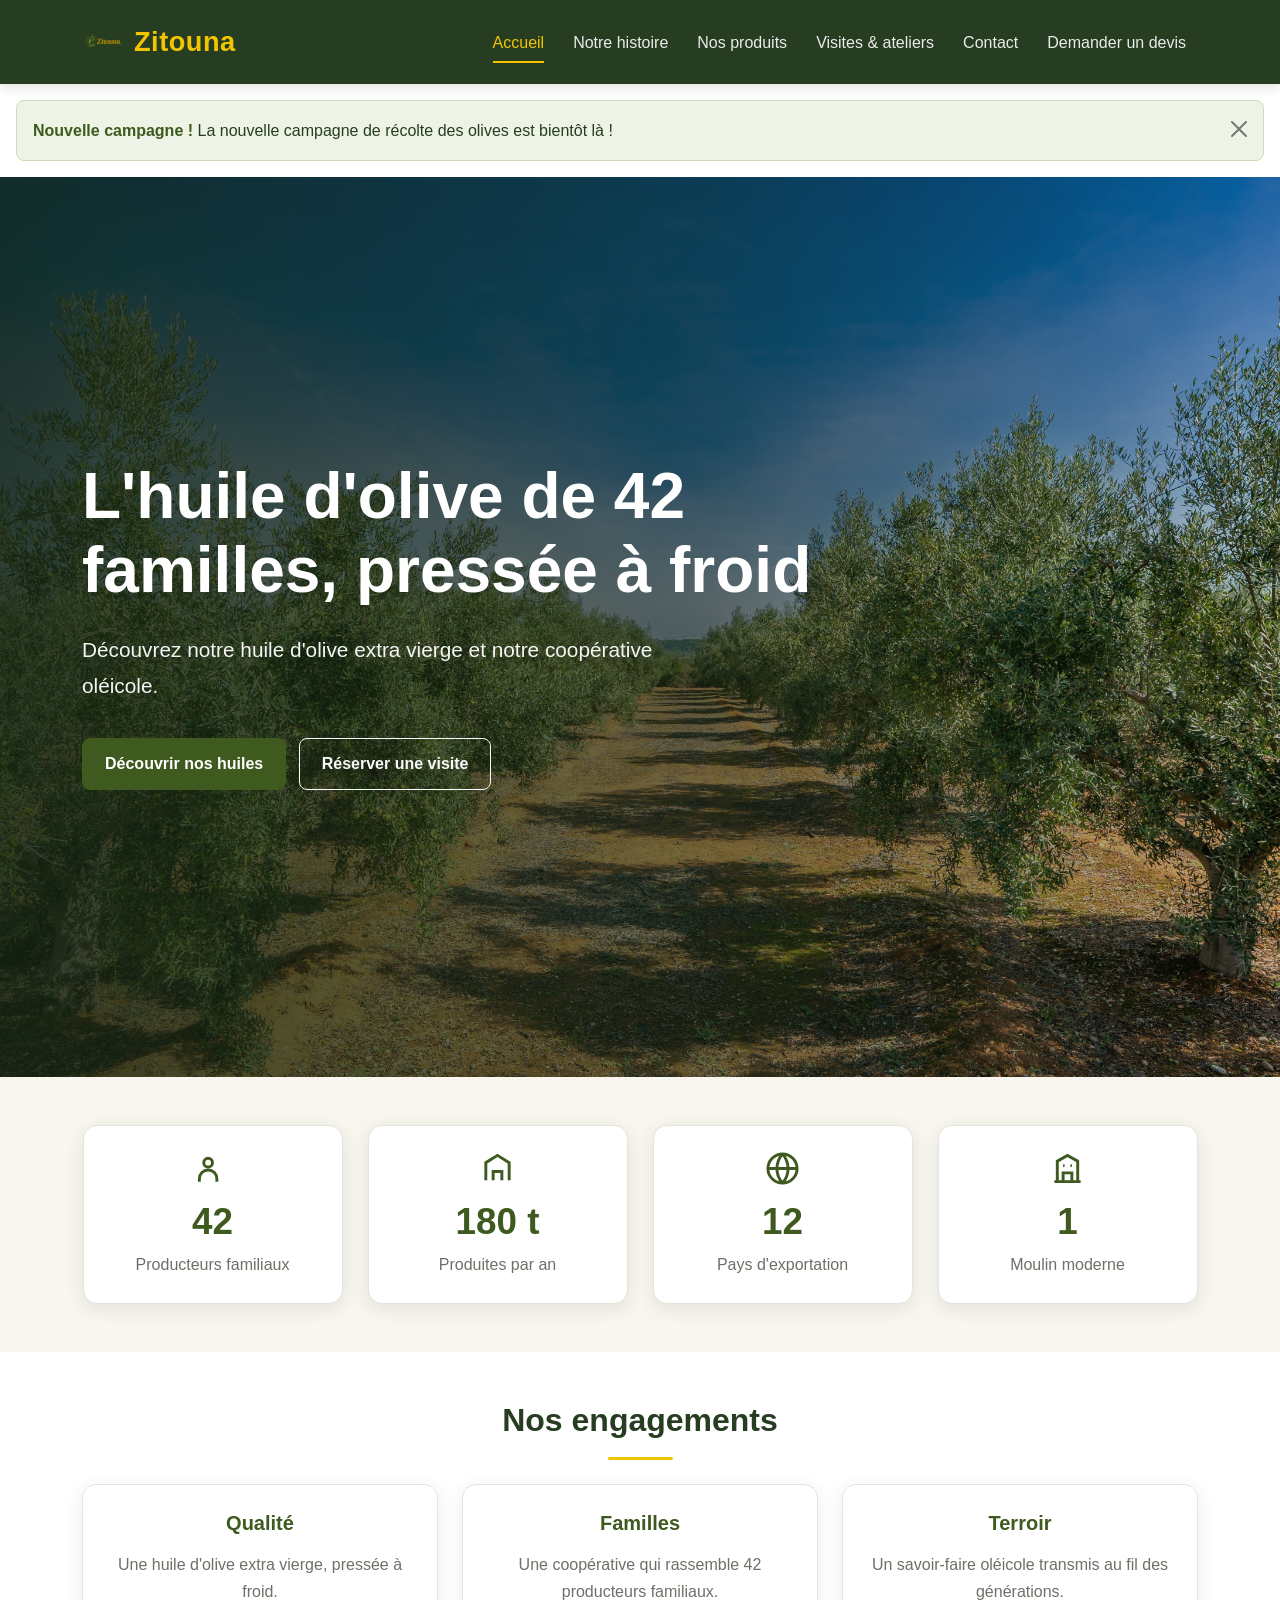
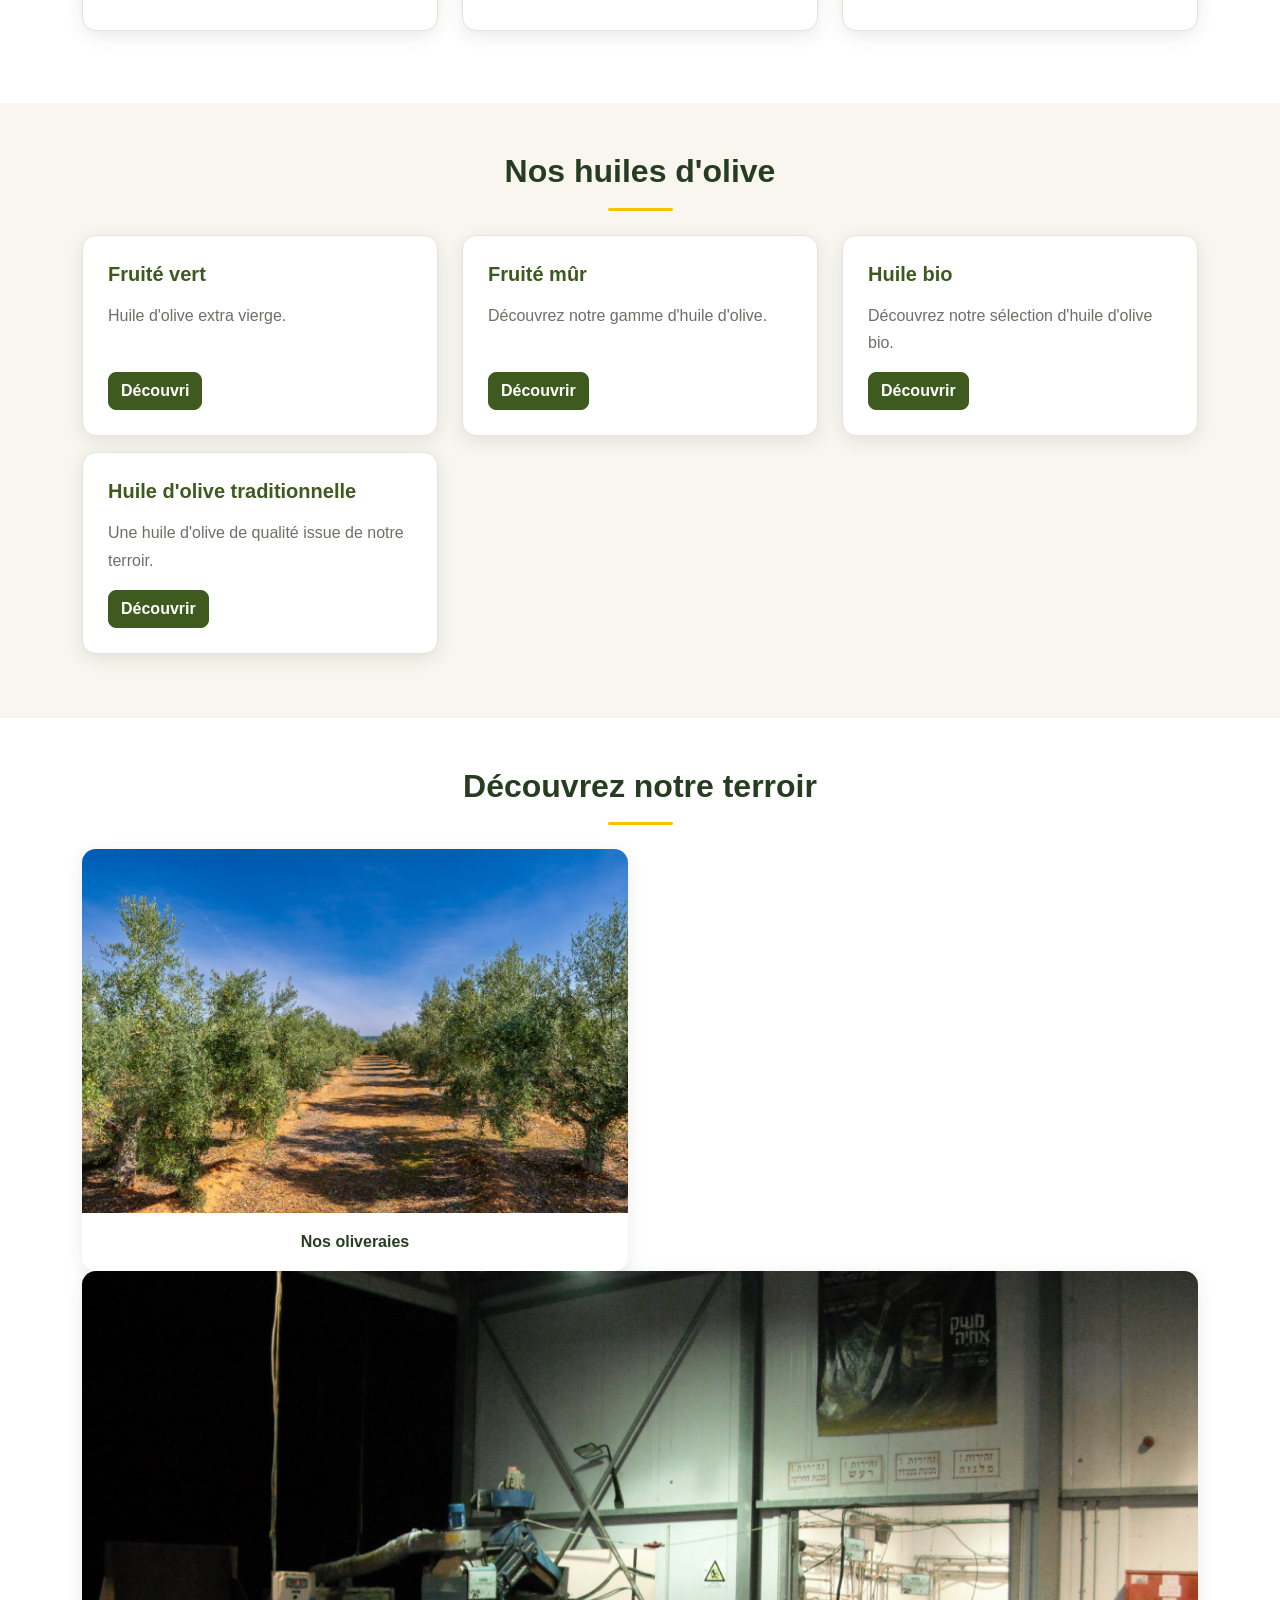
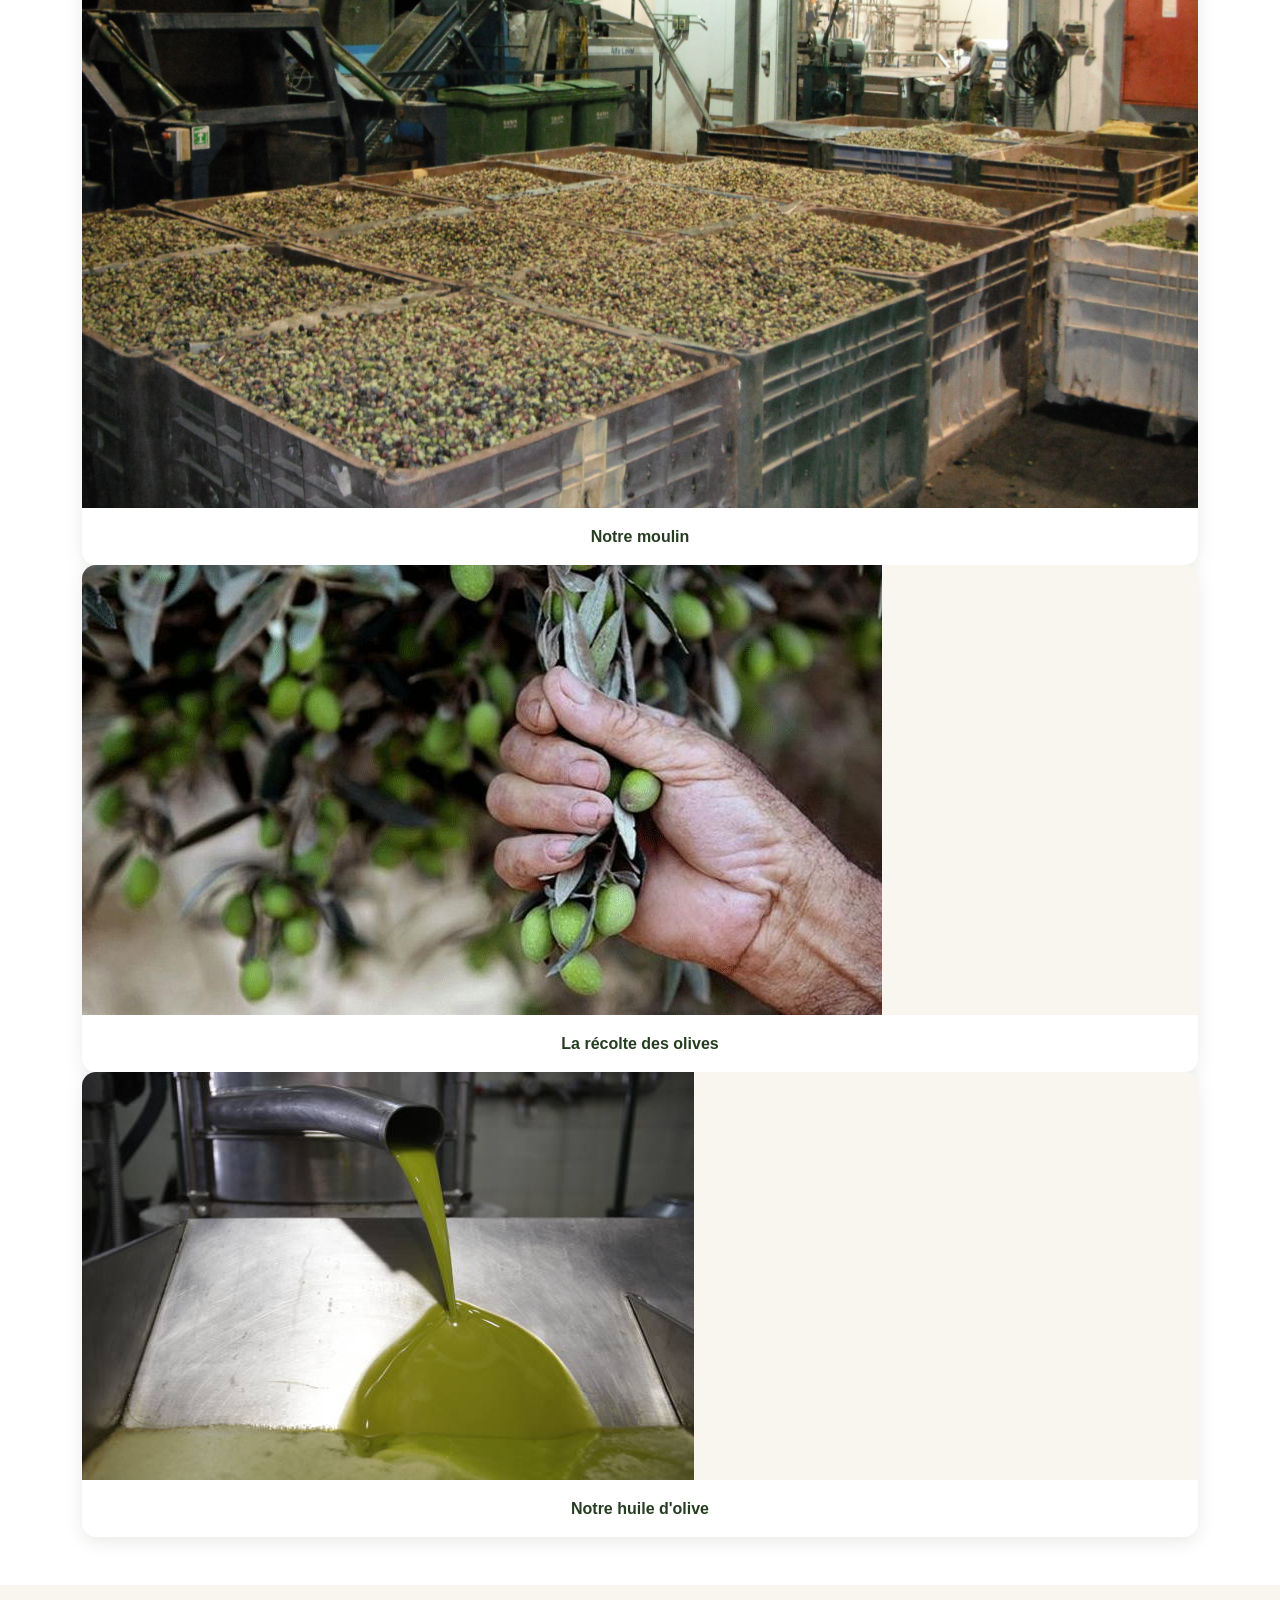
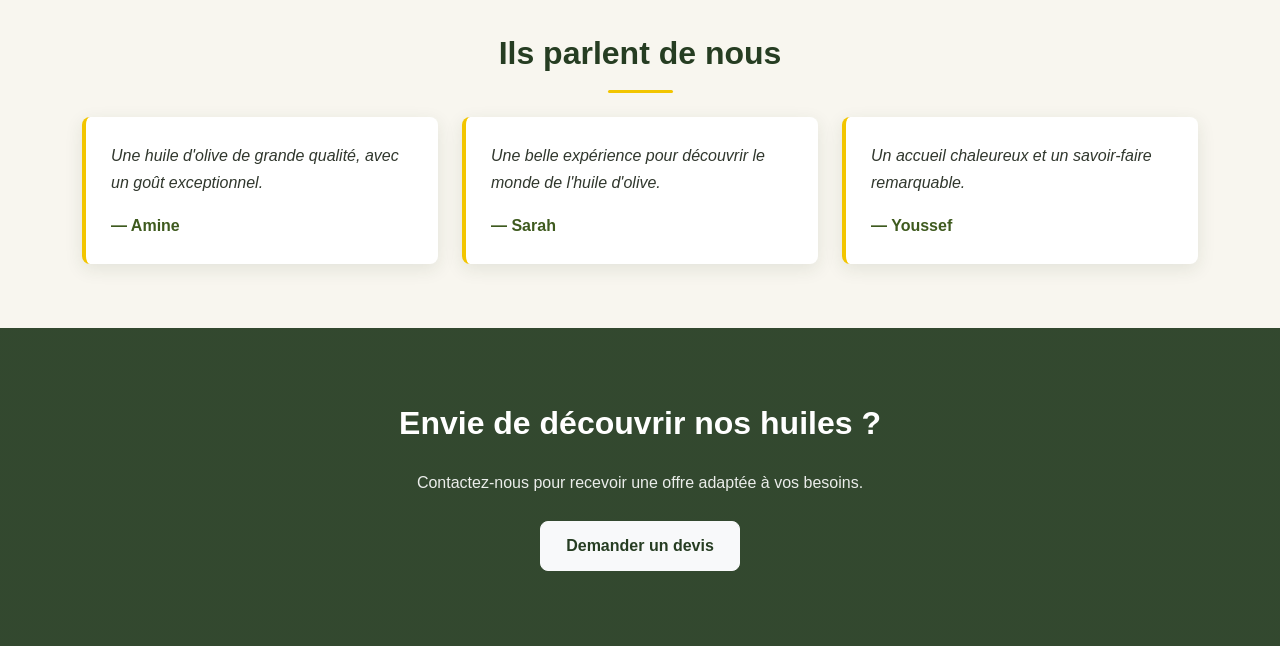
<file: zitouna/index.html>
<!DOCTYPE html>
<html lang="fr">
<head>
  <meta charset="utf-8">
  <meta name="viewport" content="width=device-width, initial-scale=1">

  <title>Zitouna — Huile d'olive extra vierge & agritourisme</title> 

  <link href="https://cdn.jsdelivr.net/npm/bootstrap@5.3.8/dist/css/bootstrap.min.css" rel="stylesheet">
  <link rel="stylesheet" href="assets/css/main.css">
</head>

<body>

<header>
  
    <nav class="navbar navbar-expand-lg navbar-dark bg-success sticky-top">
        <div class="container">

            <a class="navbar-brand" href="index.html">
    <img src="assets/images/logo.png" alt="Logo Zitouna">Zitouna</a>

            <button class="navbar-toggler" type="button"
                data-bs-toggle="collapse"
                data-bs-target="#navbarZitouna"
                aria-controls="navbarZitouna"
                aria-expanded="false"
                aria-label="Ouvrir le menu">

                <span class="navbar-toggler-icon"></span>
            </button>

            <div class="collapse navbar-collapse" id="navbarZitouna">
                <ul class="navbar-nav ms-auto align-items-lg-center">

                    <li class="nav-item">
                        <a class="nav-link active" href="index.html">Accueil</a>
                    </li>

                    <li class="nav-item">
                        <a class="nav-link" href="histoire.html">Notre histoire</a>
                    </li>

                    <li class="nav-item">
                        <a class="nav-link" href="produits.html">Nos produits</a>
                    </li>

                    <li class="nav-item">
                        <a class="nav-link" href="visites.html">Visites & ateliers</a>
                    </li>

                    <li class="nav-item">
                        <a class="nav-link" href="contact.html">Contact</a>
                    </li>

                    <li class="nav-item">
                        <a class="nav-link" href="devis.php">Demander un devis</a>
                    </li>

                </ul>
            </div>

        </div>
    </nav>

  </header>
                <main>
                    <div class="alert alert-success alert-dismissible fade show m-3" role="alert">
                    <strong>Nouvelle campagne !</strong>
                    La nouvelle campagne de récolte des olives est bientôt là !
                    <button type="button" class="btn-close"data-bs-dismiss="alert" aria-label="Fermer"></button>
</div>

                    <section class="hero">
                        <div class="container">
                        <h1>L'huile d'olive de 42 familles, pressée à froid</h1>

                        <p>Découvrez notre huile d'olive extra vierge et notre coopérative oléicole.</p>

                        <a href="produits.html" class="btn btn-success"> Découvrir nos huiles</a>

                        <a href="visites.html" class="btn btn-outline-light"> Réserver une visite</a>
             </div>
         </section>
                        <section class="chiffres py-5">
                    <div class="container">
                        <div class="chiffres-container">

                        <div class="chiffre">
                            <svg width="35" height="35" viewBox="0 0 24 24"
                                fill="none" stroke="currentColor" stroke-width="2"
                                aria-hidden="true">
                            <circle cx="9" cy="8" r="3"/>
                            <path d="M3 21v-2a6 6 0 0 1 12 0v2"/>
                            </svg>
                            <h2>42</h2>
                            <p>Producteurs familiaux</p>
                        </div>

                        <div class="chiffre">
                            <svg width="35" height="35" viewBox="0 0 24 24"
                                fill="none" stroke="currentColor" stroke-width="2"
                                aria-hidden="true">
                            <path d="M4 20V8l8-5 8 5v12"/>
                            <path d="M9 20v-6h6v6"/>
                            </svg>
                            <h2>180 t</h2>
                            <p>Produites par an</p>
                        </div>

                        <div class="chiffre">
                            <svg width="35" height="35" viewBox="0 0 24 24"
                                fill="none" stroke="currentColor" stroke-width="2"
                                aria-hidden="true">
                            <circle cx="12" cy="12" r="10"/>
                            <path d="M2 12h20M12 2a15 15 0 0 1 0 20"/>
                            <path d="M12 2a15 15 0 0 0 0 20"/>
                            </svg>
                            <h2>12</h2>
                            <p>Pays d'exportation</p>
                        </div>

                        <div class="chiffre">
                            <svg width="35" height="35" viewBox="0 0 24 24"
                                fill="none" stroke="currentColor" stroke-width="2"
                                aria-hidden="true">
                            <path d="M3 21h18M5 21V7l7-4 7 4v14"/>
                            <path d="M9 21v-6h6v6M9 10h1M14 10h1"/>
                            </svg>
                            <h2>1</h2>
                            <p>Moulin moderne</p>
                        </div>

                        </div>
                    </div>
                    </section>

                    <section class="engagements py-5">
                        <div class="container">

                            <h2 class="text-center mb-4">Nos engagements</h2>

                            <div class="row">

                                <div class="col-md-4 mb-4">
                                    <div class="card h-100">
                                        <div class="card-body text-center">
                                            <h3 class="card-title">Qualité</h3>
                                            <p class="card-text"> Une huile d'olive extra vierge, pressée à froid.</p>
                    </div>
                </div>
            </div>

                            <div class="col-md-4 mb-4">
                                <div class="card h-100">
                                    <div class="card-body text-center">
                                        <h3 class="card-title">Familles</h3>
                                        <p class="card-text"> Une coopérative qui rassemble 42 producteurs familiaux.</p>
                    </div>
                </div>
            </div>

                                <div class="col-md-4 mb-4">
                                    <div class="card h-100">
                                        <div class="card-body text-center">
                                            <h3 class="card-title">Terroir</h3>
                                            <p class="card-text">Un savoir-faire oléicole transmis au fil des générations.</p>
                    </div>
                </div>
            </div>

        </div>
    </div>
</section>
                            <section class="produits py-5">
                             <div class="container">

                            <h2 class="text-center mb-4">Nos huiles d'olive</h2>

                            <div class="row">

                            <div class="col-md-4 mb-3">
                            <div class="card h-100">
                            <div class="card-body">
                            <h3 class="card-title">Fruité vert</h3>
                            <p class="card-text">Huile d'olive extra vierge.</p>
                            <a href="produits.html" class="btn btn-success">Découvri</a>
                                </div>
                            </div>
                        </div>

                        <div class="col-md-4 mb-3">
                            <div class="card h-100">
                                <div class="card-body">
                                    <h3 class="card-title">Fruité mûr</h3>
                                    <p class="card-text">Découvrez notre gamme d'huile d'olive.</p>
                                    <a href="produits.html" class="btn btn-success">Découvrir </a>
                                </div>
                            </div>
                        </div>

                                <div class="col-md-4 mb-3">
                                <div class="card h-100">
                                <div class="card-body">
                                <h3 class="card-title">Huile bio</h3>
                                <p class="card-text">Découvrez notre sélection d'huile d'olive bio.</p>
                                <a href="produits.html" class="btn btn-success">Découvrir</a>
                                
                                </div>
                        </div>

                    </div>
                                <div class="col-md-4 mb-3">
                                <div class="card h-100">
                                <div class="card-body">
                                    <h3 class="card-title">Huile d'olive traditionnelle</h3>
                                    <p class="card-text">Une huile d'olive de qualité issue de notre terroir.</p>
                                    <a href="produits.html" class="btn btn-success">Découvrir</a>
                                </div>
                            </div>
                        </div>

            </section>
                                    <section class="galerie py-5">
                                    <div class="container">
                                    <h2 class="text-center mb-4">Découvrez notre terroir</h2>

                                    <div class="galerie-grid">

                                    <div class="galerie-item galerie-item-1">
                                    <figure>
                                    <img src="assets/images/oliveraie.jpg" alt="Nos oliveraies" class="img-fluid">
                                    <figcaption>Nos oliveraies</figcaption>
                                </figure>
                        </div>
                </div>

                                    <div class="galerie-item galerie-item-2">
                                    <figure>
                                    <img src="assets/images/notremoulin.jpg" alt="Notre moulin" class="img-fluid">
                                    <figcaption >Notre moulin</figcaption>
                                    
                                </figure>
                        </div>
                                    <div class="galerie-item galerie-item-3">
                                    <figure>
                                    <img src="assets/images/recolte.jfif" alt="La récolte des olives" class="img-fluid">
                                    <figcaption>La récolte des olives</figcaption>
                            </figure>
                        </div>

                                    <div class="galerie-item galerie-item-4">
                                    <figure>
                                        <img src="assets/images/huile.jpg" alt="Notre huile d'olive" class="img-fluid">
                                
                                    <figcaption>Notre huile d'olive</figcaption>
                            </figure>
                        </div>

                    </div>
                
</section>

                <section class="temoignages py-5">
                <div class="container">
                <h2 class="text-center mb-4">Ils parlent de nous</h2>

                <div class="row">
                <div class="col-md-4 mb-3">
                <blockquote class="temoignage">
                <p>Une huile d'olive de grande qualité, avec un goût exceptionnel.</p>
                <cite>— Amine</cite>
            </blockquote>
             </div>

                 <div class="col-md-4 mb-3">
                 <blockquote class="temoignage">
                 <p>Une belle expérience pour découvrir le monde de l'huile d'olive.</p>
                <cite>— Sarah</cite>
            </blockquote>
            </div>

                <div class="col-md-4 mb-3">
                <blockquote class="temoignage">
                <p>Un accueil chaleureux et un savoir-faire remarquable.</p>
                <cite>— Youssef</cite>
            </blockquote>
            </div>
        </div>
    </div>
</section> 
                <section class="cta py-5 text-center text-white">
                <div class="container">
                <h2>Envie de découvrir nos huiles ?</h2>
                <p>Contactez-nous pour recevoir une offre adaptée à vos besoins.</p>
                <a href="devis.php" class="btn btn-light"> Demander un devis</a>
    </div>
</section>

</main>


<script src="https://cdn.jsdelivr.net/npm/bootstrap@5.3.8/dist/js/bootstrap.bundle.min.js"></script>
</body>
</html>
</file>
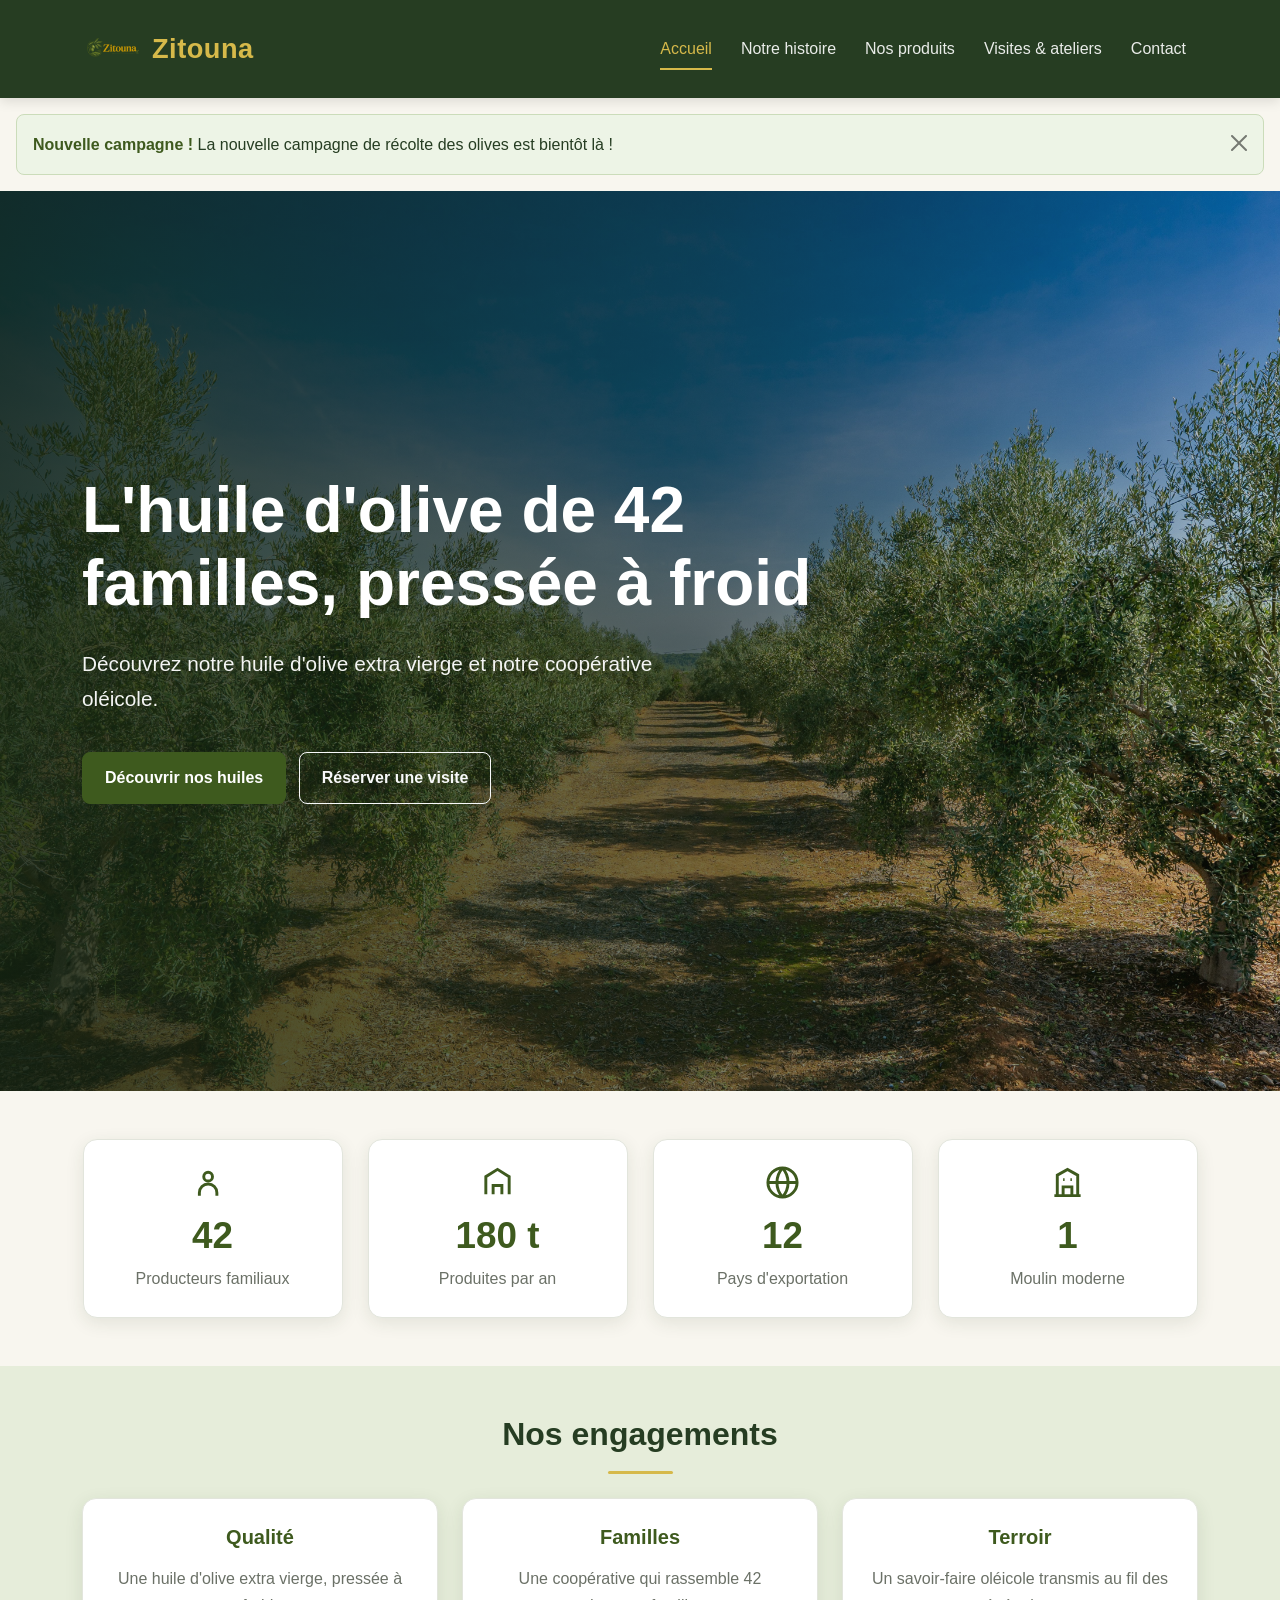
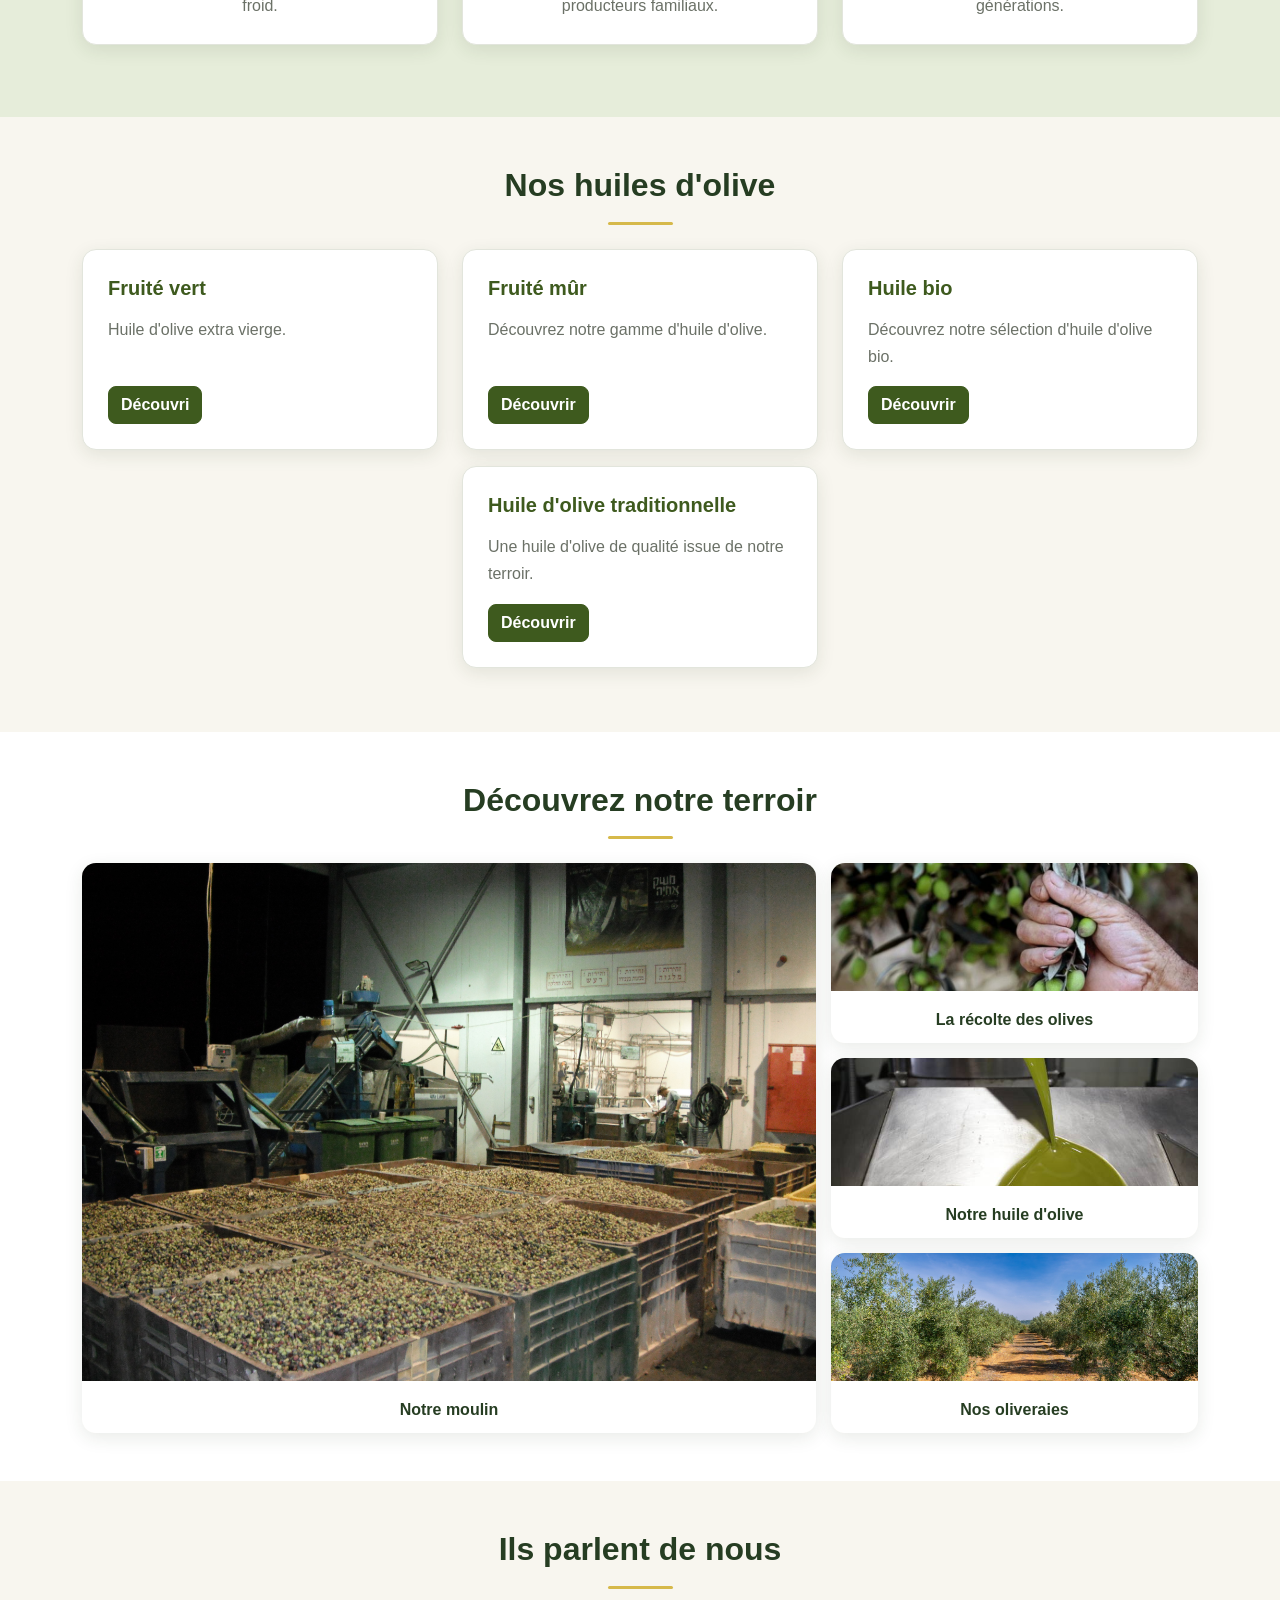
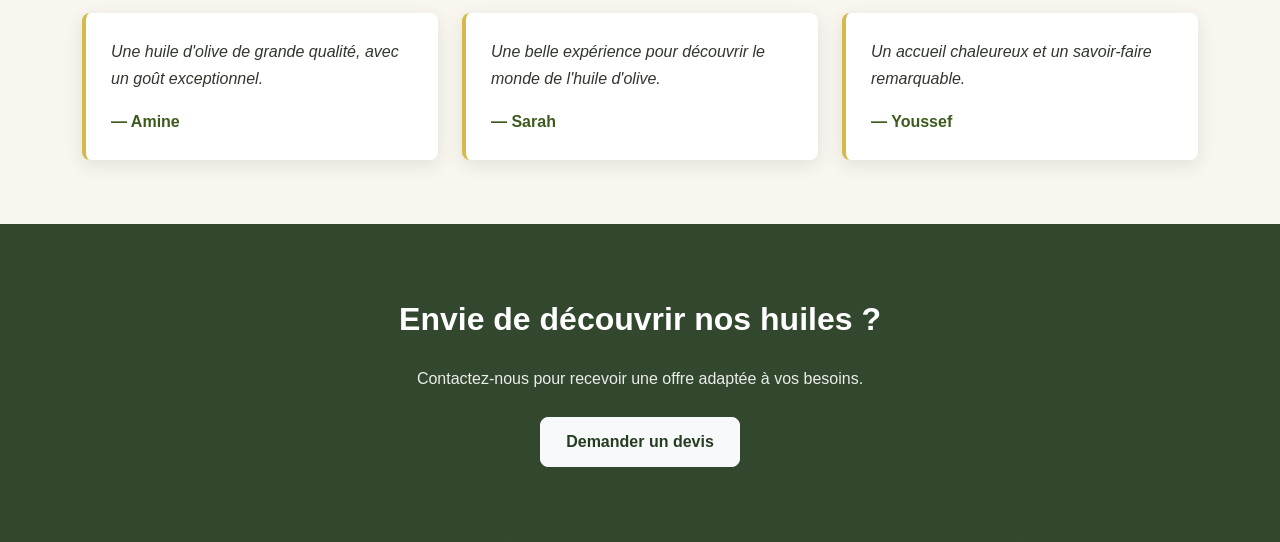
<file: zitouna/zitouna/index.html>
<!DOCTYPE html>
<html lang="fr">
<head>
    <meta charset="utf-8">
    <meta name="viewport" content="width=device-width, initial-scale=1">

    <title>Zitouna — Huile d'olive extra vierge & agritourisme</title> 

    <link href="https://cdn.jsdelivr.net/npm/bootstrap@5.3.8/dist/css/bootstrap.min.css" rel="stylesheet">
    <link rel="stylesheet" href="assets/css/main.css">
</head>

<body>

    <header>
    
        <nav class="navbar navbar-expand-lg navbar-dark bg-success sticky-top">
            <div class="container">

                <a class="navbar-brand" href="index.html">
                <img src="assets/images/logo.png" alt="Logo Zitouna">Zitouna</a>

                <button class="navbar-toggler" type="button" data-bs-toggle="collapse" data-bs-target="#navbarZitouna"
                aria-controls="navbarZitouna" aria-expanded="false" aria-label="Ouvrir le menu">

                    <span class="navbar-toggler-icon"></span>
                </button>

                <div class="collapse navbar-collapse" id="navbarZitouna">
                    <ul class="navbar-nav ms-auto align-items-lg-center">

                        <li class="nav-item">
                            <a class="nav-link active" href="index.html">Accueil</a>
                        </li>

                        <li class="nav-item">
                            <a class="nav-link" href="histoire.html">Notre histoire</a>
                        </li>

                        <li class="nav-item">
                            <a class="nav-link" href="produits.html">Nos produits</a>
                        </li>

                        <li class="nav-item">
                            <a class="nav-link" href="visites.html">Visites & ateliers</a>
                        </li>

                        <li class="nav-item">
                            <a class="nav-link" href="contact.html">Contact</a>
                        </li>


                    </ul>
                </div>

            </div>
        </nav>

    </header>
        <main>
            <div class="alert alert-success alert-dismissible fade show m-3" role="alert">
                <strong>Nouvelle campagne !</strong>
                La nouvelle campagne de récolte des olives est bientôt là !
                <button type="button" class="btn-close"data-bs-dismiss="alert" aria-label="Fermer"></button>
                </div>

                <section class="hero">
                    <div class="container">
                        <h1>L'huile d'olive de 42 familles, pressée à froid</h1>

                        <p>Découvrez notre huile d'olive extra vierge et notre coopérative oléicole.</p>

                        <a href="produits.html" class="btn btn-success"> Découvrir nos huiles</a>

                        <a href="visites.html" class="btn btn-outline-light"> Réserver une visite</a>
                    </div>
                </section>
                <section class="chiffres py-5">
                    <div class="container">
                        <div class="chiffres-container">

                            <div class="chiffre">
                                <svg width="35" height="35" viewBox="0 0 24 24"
                                    fill="none" stroke="currentColor" stroke-width="2"
                                    aria-hidden="true">
                                    <circle cx="9" cy="8" r="3"/>
                                        <path d="M3 21v-2a6 6 0 0 1 12 0v2"/>
                                </svg>
                                <h2>42</h2>
                                <p>Producteurs familiaux</p>
                            </div>

                        <div class="chiffre">
                            <svg width="35" height="35" viewBox="0 0 24 24"
                                fill="none" stroke="currentColor" stroke-width="2"
                                aria-hidden="true">
                            <path d="M4 20V8l8-5 8 5v12"/>
                            <path d="M9 20v-6h6v6"/>
                            </svg>
                            <h2>180 t</h2>
                            <p>Produites par an</p>
                        </div>

                        <div class="chiffre">
                            <svg width="35" height="35" viewBox="0 0 24 24"
                                fill="none" stroke="currentColor" stroke-width="2"
                                aria-hidden="true">
                            <circle cx="12" cy="12" r="10"/>
                            <path d="M2 12h20M12 2a15 15 0 0 1 0 20"/>
                            <path d="M12 2a15 15 0 0 0 0 20"/>
                            </svg>
                            <h2>12</h2>
                            <p>Pays d'exportation</p>
                        </div>

                        <div class="chiffre">
                            <svg width="35" height="35" viewBox="0 0 24 24"
                                fill="none" stroke="currentColor" stroke-width="2"
                                aria-hidden="true">
                            <path d="M3 21h18M5 21V7l7-4 7 4v14"/>
                            <path d="M9 21v-6h6v6M9 10h1M14 10h1"/>
                            </svg>
                            <h2>1</h2>
                            <p>Moulin moderne</p>
                        </div>

                        </div>
                    </div>
                </section>

                <section class="engagements py-5">
                    <div class="container">

                        <h2 class="text-center mb-4">Nos engagements</h2>

                        <div class="row">

                            <div class="col-md-4 mb-4">
                                <div class="card h-100">
                                    <div class="card-body text-center">
                                        <h3 class="card-title">Qualité</h3>
                                        <p class="card-text"> Une huile d'olive extra vierge, pressée à froid.</p>
                                    </div>
                                </div>
                            </div>
                            <div class="col-md-4 mb-4">
                                <div class="card h-100">
                                    <div class="card-body text-center">
                                        <h3 class="card-title">Familles</h3>
                                        <p class="card-text"> Une coopérative qui rassemble 42 producteurs familiaux.</p>
                                    </div>
                                </div>
                            </div>

                            <div class="col-md-4 mb-4">
                                <div class="card h-100">
                                    <div class="card-body text-center">
                                        <h3 class="card-title">Terroir</h3>
                                        <p class="card-text">Un savoir-faire oléicole transmis au fil des générations.</p>
                                    </div>
                                </div>
                            </div>

                        </div>
                    </div>
                </section>
                <section class="produits py-5">
                    <div class="container">

                        <h2 class="text-center mb-4">Nos huiles d'olive</h2>

                        <div class="row">

                            <div class="col-md-4 mb-3">
                                <div class="card h-100">
                                    <div class="card-body">
                                        <h3 class="card-title">Fruité vert</h3>
                                        <p class="card-text">Huile d'olive extra vierge.</p>
                                        <a href="produits.html" class="btn btn-success">Découvri</a>
                                    </div>
                                </div>
                            </div>

                            <div class="col-md-4 mb-3">
                                <div class="card h-100">
                                    <div class="card-body">
                                        <h3 class="card-title">Fruité mûr</h3>
                                        <p class="card-text">Découvrez notre gamme d'huile d'olive.</p>
                                        <a href="produits.html" class="btn btn-success">Découvrir </a>
                                    </div>
                                </div>
                            </div>

                            <div class="col-md-4 mb-3">
                                <div class="card h-100">
                                    <div class="card-body">
                                        <h3 class="card-title">Huile bio</h3>
                                        <p class="card-text">Découvrez notre sélection d'huile d'olive bio.</p>
                                        <a href="produits.html" class="btn btn-success">Découvrir</a>
                                        
                                    </div>
                                </div>
                            </div>
                            <div class="col-md-4 offset-md-4 mb-3">
                                <div class="card h-100">
                                    <div class="card-body">
                                        <h3 class="card-title">Huile d'olive traditionnelle</h3>
                                        <p class="card-text">Une huile d'olive de qualité issue de notre terroir.</p>
                                        <a href="produits.html" class="btn btn-success">Découvrir</a>
                                    </div>
                                </div>
                            </div>
                            
                        </div>
                    </div>
                </section>
                <section class="galerie py-5">
                    <div class="container">
                        <h2 class="text-center mb-4">Découvrez notre terroir</h2>
                        <div class="galerie-grid">
                            <div class="galerie-item galerie-item-1">
                                <figure>
                                    <img src="assets/images/oliveraie.jpg" alt="Nos oliveraies" class="img-fluid">
                                    <figcaption>Nos oliveraies</figcaption>
                                </figure>
                            </div>
                            <div class="galerie-item galerie-item-2">
                                <figure>
                                    <img src="assets/images/notremoulin.jpg" alt="Notre moulin" class="img-fluid">
                                    <figcaption >Notre moulin</figcaption>
                                </figure>
                            </div>
                            <div class="galerie-item galerie-item-3">
                                <figure>
                                    <img src="assets/images/recolte.jfif" alt="La récolte des olives" class="img-fluid">
                                    <figcaption>La récolte des olives</figcaption>
                                </figure>
                            </div>
                            <div class="galerie-item galerie-item-4">
                                <figure>
                                    <img src="assets/images/huile.jpg" alt="Notre huile d'olive" class="img-fluid">
                                    <figcaption>Notre huile d'olive</figcaption>
                                </figure>
                            </div>
                        </div>
                    </div>
            
                </section>

                <section class="temoignages py-5">
                    <div class="container">
                        <h2 class="text-center mb-4">Ils parlent de nous</h2>

                        <div class="row">
                            <div class="col-md-4 mb-3">
                                <blockquote class="temoignage">
                                    <p>Une huile d'olive de grande qualité, avec un goût exceptionnel.</p>
                                    <cite>— Amine</cite>
                                </blockquote>
                            </div>

                            <div class="col-md-4 mb-3">
                                <blockquote class="temoignage">
                                    <p>Une belle expérience pour découvrir le monde de l'huile d'olive.</p>
                                    <cite>— Sarah</cite>
                                </blockquote>
                            </div>

                            <div class="col-md-4 mb-3">
                                <blockquote class="temoignage">
                                    <p>Un accueil chaleureux et un savoir-faire remarquable.</p>
                                    <cite>— Youssef</cite>
                                </blockquote>
                            </div>
                        </div>
                    </div>
                </section> 
                <section class="cta py-5 text-center text-white">
                    <div class="container">
                        <h2>Envie de découvrir nos huiles ?</h2>
                        <p>Contactez-nous pour recevoir une offre adaptée à vos besoins.</p>
                        <a href="devis.php" class="btn btn-light"> Demander un devis</a>
                    </div>
                </section>
        </main>

    <script src="https://cdn.jsdelivr.net/npm/bootstrap@5.3.8/dist/js/bootstrap.bundle.min.js"></script>
</body>
</html>
</file>
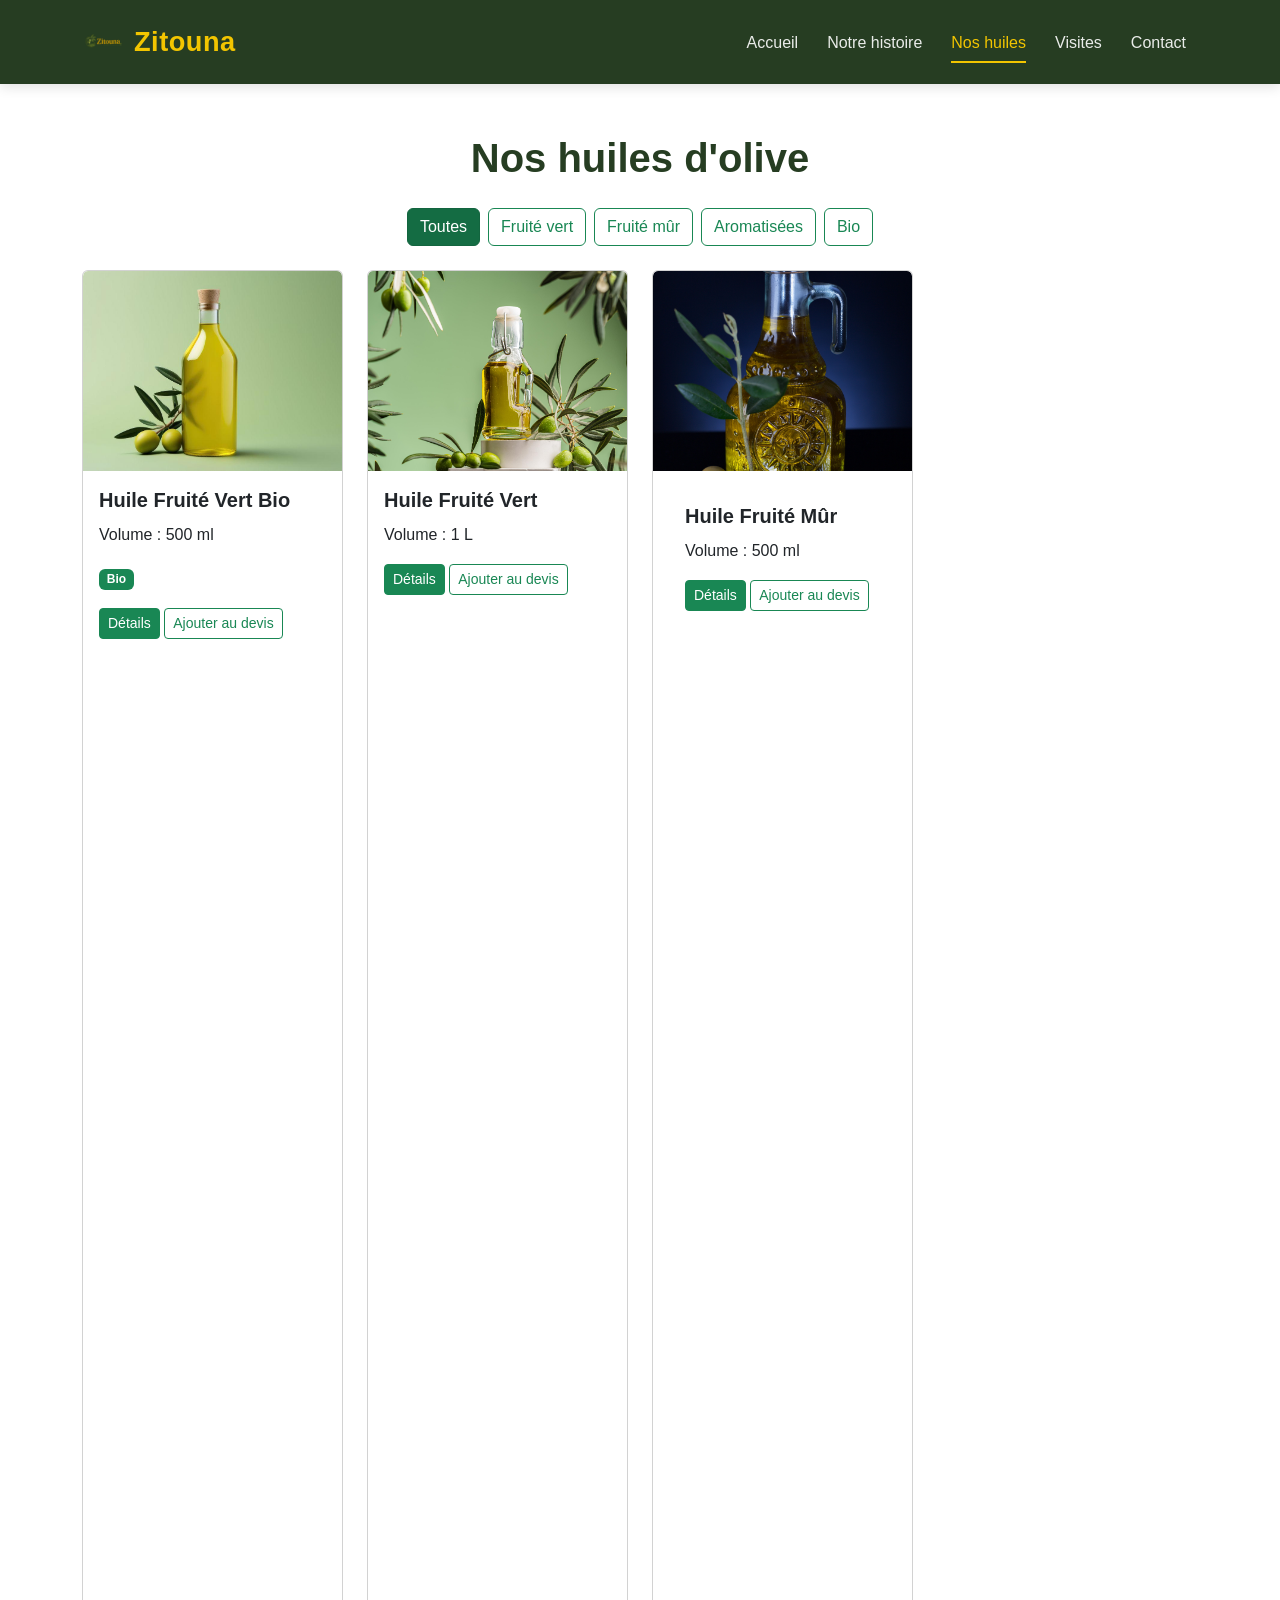
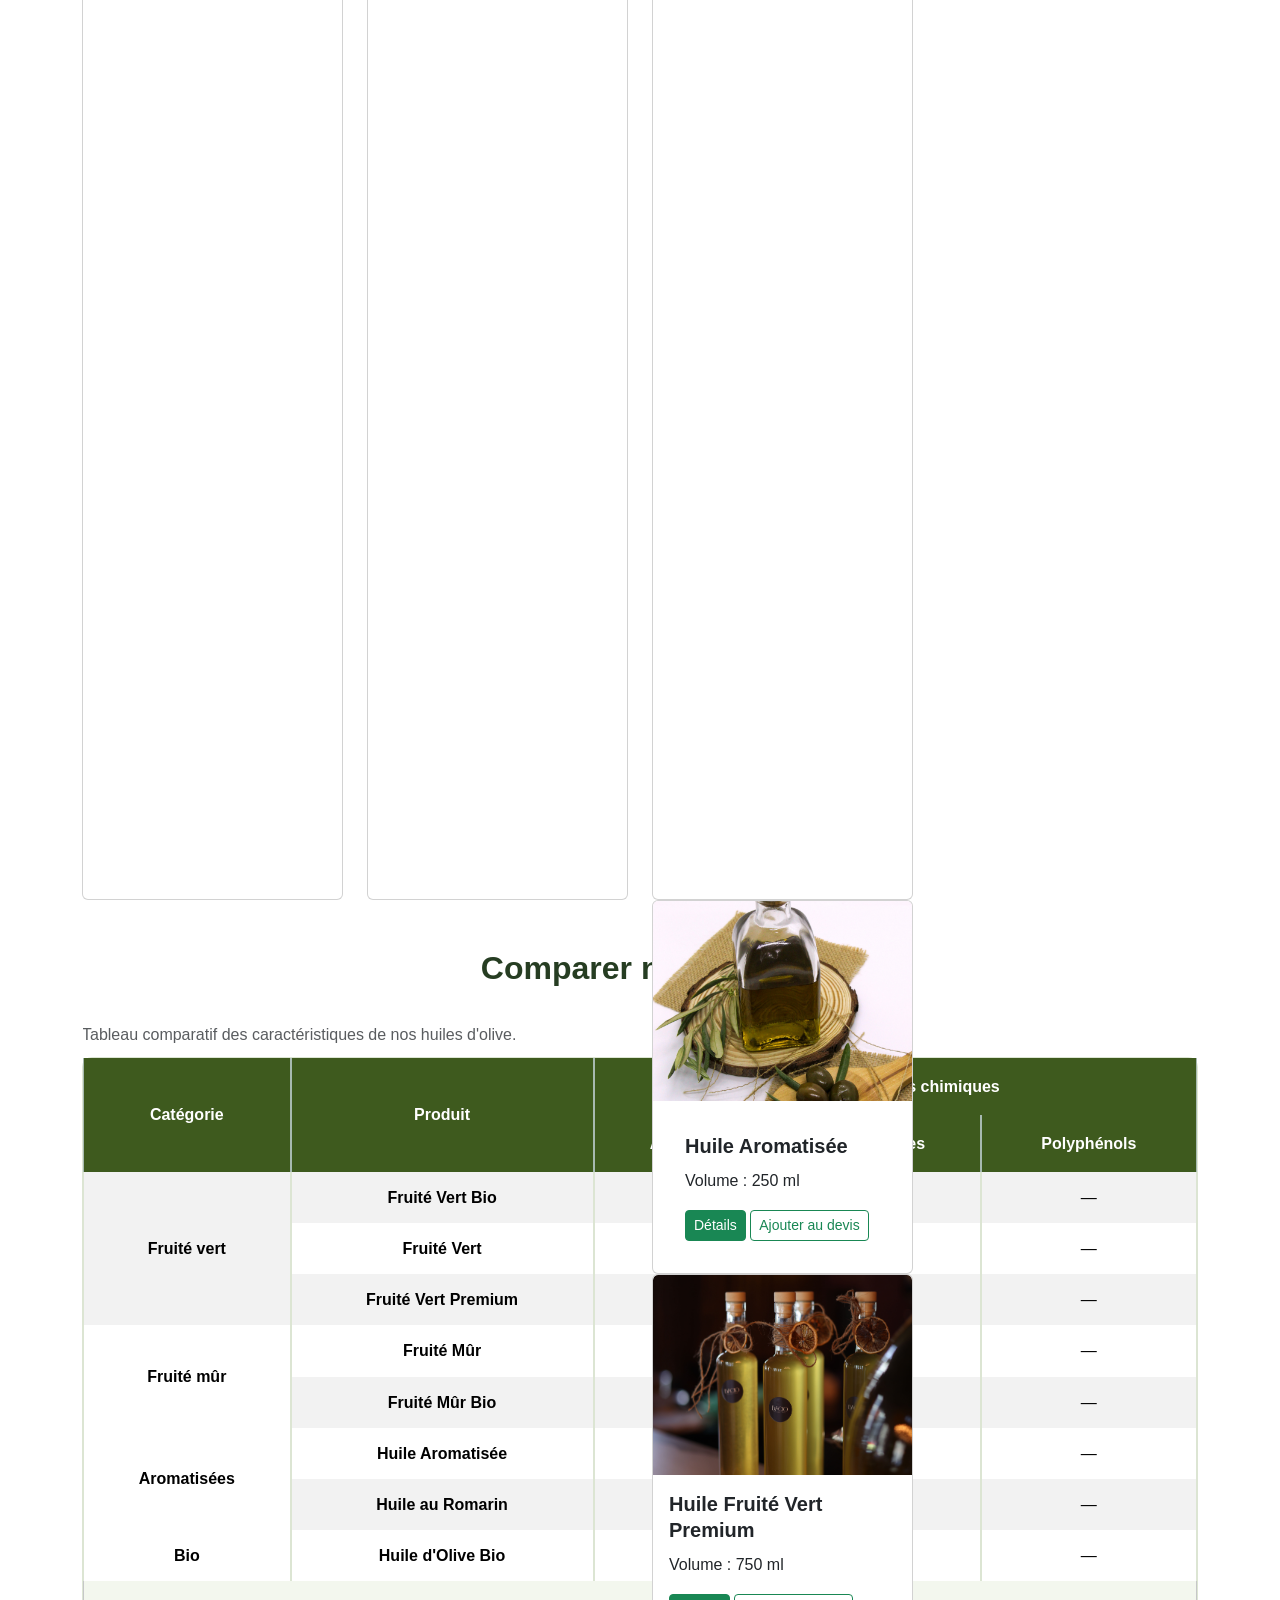
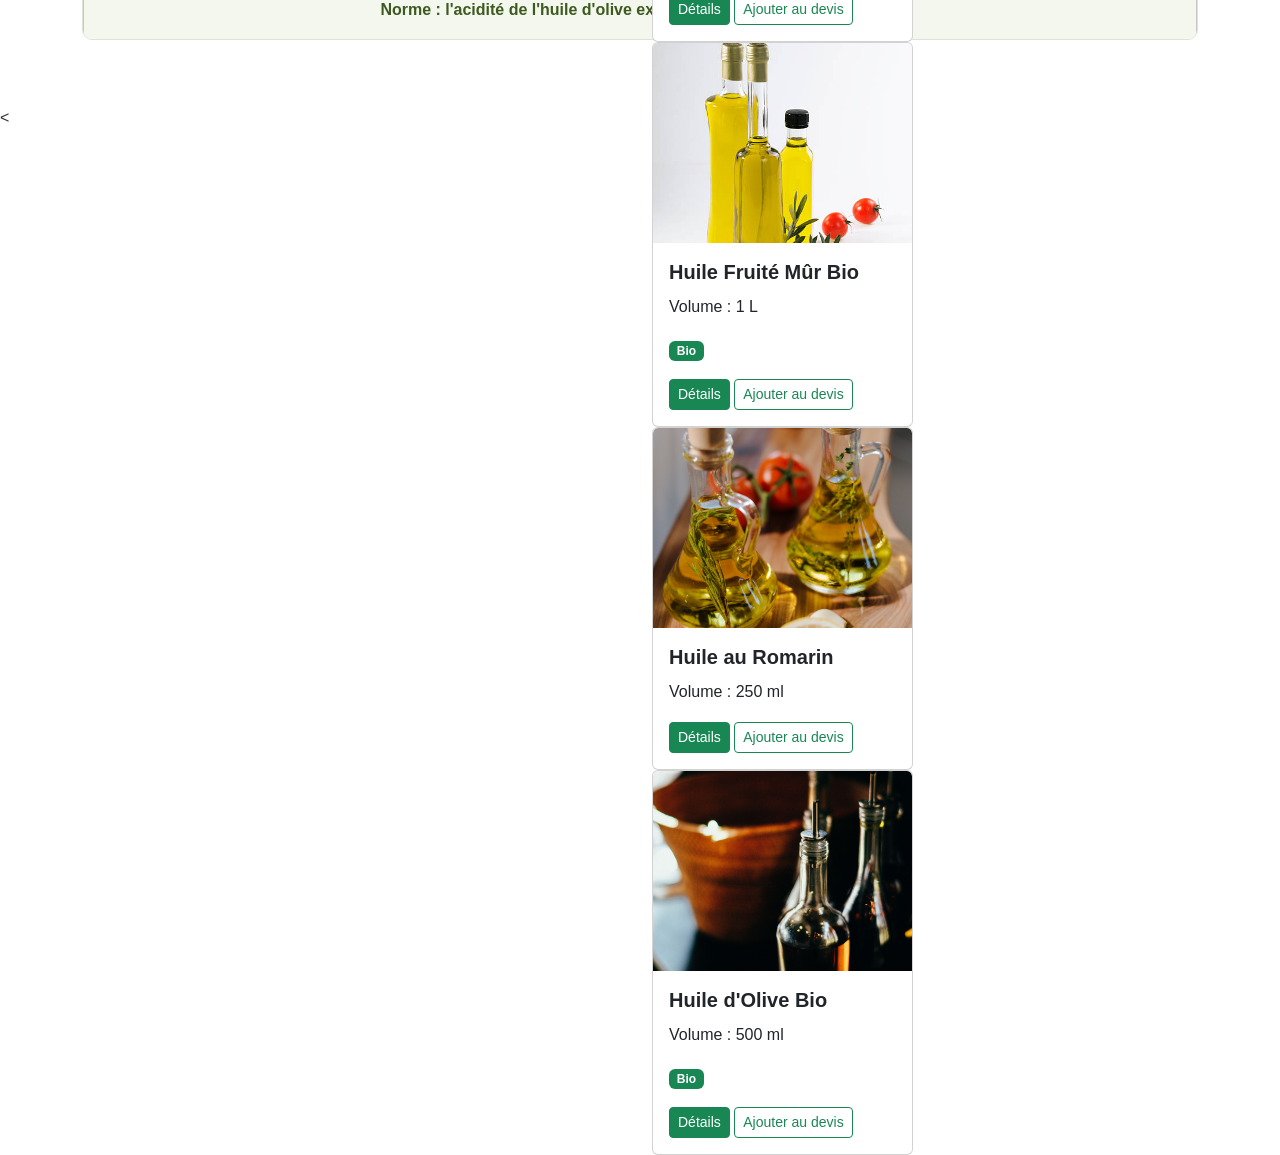
<file: zitouna/produits.html>
<!DOCTYPE html>
<html lang="fr">

<head>
    <meta charset="UTF-8">
    <meta name="viewport" content="width=device-width, initial-scale=1.0">
    <title>Nos huiles d'olive — Zitouna</title>

    <link href="https://cdn.jsdelivr.net/npm/bootstrap@5.3.3/dist/css/bootstrap.min.css" rel="stylesheet">
    <link rel="stylesheet" href="assets/css/main.css">
</head>

<body>

    <header>
        <!-- Navbar -->
        <nav class="navbar navbar-expand-lg navbar-dark bg-dark sticky-top">
        <div class="container">

            <a class="navbar-brand" href="index.html">
                    <img src="assets/images/logo.png" alt="Logo Zitouna">Zitouna</a>
                </a>

            <button class="navbar-toggler" type="button"
                    data-bs-toggle="collapse"
                    data-bs-target="#navbarProduits">
                <span class="navbar-toggler-icon"></span>
            </button>

            <div class="collapse navbar-collapse" id="navbarProduits">
                <ul class="navbar-nav ms-auto">
                    <li class="nav-item">
                        <a class="nav-link" href="index.html">Accueil</a>
                    </li>
                    <li class="nav-item">
                        <a class="nav-link" href="histoire.html">Notre histoire</a>
                    </li>
                    <li class="nav-item">
                        <a class="nav-link active" href="produits.html">Nos huiles</a>
                    </li>
                    <li class="nav-item">
                        <a class="nav-link" href="visites.html">Visites</a>
                    </li>
                    <li class="nav-item">
                        <a class="nav-link" href="contact.html">Contact</a>
                    </li>
                </ul>
            </div>

        </div>
    </nav>
</header>

    <main>


         <section class="container my-5" id="produits">

    <h1 class="text-center mb-4">Nos huiles d'olive</h1>

    <div class="d-flex flex-wrap justify-content-center gap-2 mb-4">

        <button class="btn btn-success active"
                data-filter="all"
                aria-pressed="true">
            Toutes
        </button>

        <button class="btn btn-outline-success"
                data-filter="fruite-vert"
                aria-pressed="false">
            Fruité vert
        </button>

        <button class="btn btn-outline-success"
                data-filter="fruite-mur"
                aria-pressed="false">
            Fruité mûr
        </button>

        <button class="btn btn-outline-success"
                data-filter="aromatisees"
                aria-pressed="false">
            Aromatisées
        </button>

        <button class="btn btn-outline-success"
                data-filter="bio"
                aria-pressed="false">
            Bio
        </button>

    </div>

    
     <div class="row row-cols-1 row-cols-sm-2 row-cols-lg-4 g-4"
     id="galerie-produits">

    <!-- Produit 1 -->
    <div class="col" data-category="fruite-vert bio">
        <div class="card h-100">
            <img src="assets/images/produit1.jfif"class="card-img-top"alt="Huile d'olive fruité vert bio"loading="lazy">
            <div class="card-body">
                <h5 class="card-title">Huile Fruité Vert Bio</h5>
                <p class="card-text">Volume : 500 ml</p>
                <span class="badge text-bg-success">Bio</span>
                <div class="mt-3">
                    <button class="btn btn-success btn-sm"
                            data-bs-toggle="modal"
                            data-bs-target="#modalProduit">
                        Détails
                    </button>
                    <button class="btn btn-outline-success btn-sm btn-ajouter-devis">
                        Ajouter au devis
                    </button>
                </div>
            </div>
        </div>
    </div>


    <!-- Produit 2 -->
    <div class="col" data-category="fruite-vert">
        <div class="card h-100">
            <img src="assets/images/produit2.jfif"class="card-img-top"alt="Huile d'olive fruité vert bio"loading="lazy">
            <div class="card-body">
                <h5 class="card-title">Huile Fruité Vert</h5>
                <p class="card-text">Volume : 1 L</p>
                <div class="mt-3">
                    <button class="btn btn-success btn-sm"
                            data-bs-toggle="modal"
                            data-bs-target="#modalProduit">
                        Détails
                    </button>
                    <button class="btn btn-outline-success btn-sm btn-ajouter-devis">
                        Ajouter au devis
                    </button>
                </div>
            </div>
        </div>
    </div>

    <!-- Produit 3 -->
    <div class="col" data-category="fruite-mur">
        <div class="card h-100">
            <img src="assets/images/produit3.jpg"class="card-img-top"alt="Huile d'olive fruité vert bio"loading="lazy">
            <div class="card-body">
            <div class="card-body">
                <h5 class="card-title">Huile Fruité Mûr</h5>
                <p class="card-text">Volume : 500 ml</p>
                <div class="mt-3">
                    <button class="btn btn-success btn-sm"
                            data-bs-toggle="modal"
                            data-bs-target="#modalProduit">
                        Détails
                    </button>
                    <button class="btn btn-outline-success btn-sm btn-ajouter-devis">
                        Ajouter au devis
                    </button>
                </div>
            </div>
        </div>
    </div>

    <!-- Produit 4 -->
    <div class="col" data-category="aromatisees">
        <div class="card h-100">
            <img src="assets/images/produit4.jpg"class="card-img-top"alt="Huile d'olive fruité vert bio"loading="lazy">
            <div class="card-body">
            <div class="card-body">
                <h5 class="card-title">Huile Aromatisée</h5>
                <p class="card-text">Volume : 250 ml</p>
                <div class="mt-3">
                    <button class="btn btn-success btn-sm"
                            data-bs-toggle="modal"
                            data-bs-target="#modalProduit">
                        Détails
                    </button>
                    <button class="btn btn-outline-success btn-sm btn-ajouter-devis">
                        Ajouter au devis
                    </button>
                </div>
            </div>
        </div>
    </div>
<!-- Produit 5 -->

<div class="col" data-category="fruite-vert">
    <div class="card h-100">
        <img src="assets/images/produit5.jpg" class="card-img-top" alt="Huile fruité vert premium" loading="lazy">
        <div class="card-body">
            <h5 class="card-title">Huile Fruité Vert Premium</h5>
            <p class="card-text">Volume : 750 ml</p>
            <div class="mt-3">
                <button class="btn btn-success btn-sm" data-bs-toggle="modal" data-bs-target="#modalProduit">
                    Détails
                </button>
                <button class="btn btn-outline-success btn-sm btn-ajouter-devis">
                    Ajouter au devis
                </button>
            </div>
        </div>
    </div>
</div>

<!-- Produit 6 -->

<div class="col" data-category="fruite-mur bio">
    <div class="card h-100">
        <img src="assets/images/produit6.jpg" class="card-img-top" alt="Huile fruité mûr bio" loading="lazy">
        <div class="card-body">
            <h5 class="card-title">Huile Fruité Mûr Bio</h5>
            <p class="card-text">Volume : 1 L</p>
            <span class="badge text-bg-success">Bio</span>
            <div class="mt-3">
                <button class="btn btn-success btn-sm" data-bs-toggle="modal" data-bs-target="#modalProduit">
                    Détails
                </button>
                <button class="btn btn-outline-success btn-sm btn-ajouter-devis">
                    Ajouter au devis
                </button>
            </div>
        </div>
    </div>
</div>

<!-- Produit 7 -->

<div class="col" data-category="aromatisees">
    <div class="card h-100">
        <img src="assets/images/produit7.jpg" class="card-img-top" alt="Huile au romarin" loading="lazy">
        <div class="card-body">
            <h5 class="card-title">Huile au Romarin</h5>
            <p class="card-text">Volume : 250 ml</p>
            <div class="mt-3">
                <button class="btn btn-success btn-sm" data-bs-toggle="modal" data-bs-target="#modalProduit">
                    Détails
                </button>
                <button class="btn btn-outline-success btn-sm btn-ajouter-devis">
                    Ajouter au devis
                </button>
            </div>
        </div>
    </div>
</div>

<!-- Produit 8 -->

<div class="col" data-category="bio">
    <div class="card h-100">
        <img src="assets/images/produit8.jpg" class="card-img-top" alt="Huile d'olive bio" loading="lazy">
        <div class="card-body">
            <h5 class="card-title">Huile d'Olive Bio</h5>
            <p class="card-text">Volume : 500 ml</p>
            <span class="badge text-bg-success">Bio</span>
            <div class="mt-3">
                <button class="btn btn-success btn-sm" data-bs-toggle="modal" data-bs-target="#modalProduit">
                    Détails
                </button>
                <button class="btn btn-outline-success btn-sm btn-ajouter-devis">
                    Ajouter au devis
                </button>
            </div>
        </div>
    </div>
</div>

</div>

</section>

       
         
                <section class="container my-5">

                <h2 class="text-center mb-4">Comparer nos huiles</h2>

                <div class="table-responsive">

                <table class="table table-bordered table-striped text-center align-middle">

                <caption class="caption-top">
                            Tableau comparatif des caractéristiques de nos huiles d'olive.
                        </caption>

                        <thead class="table-success">

                <tr>
                    <th rowspan="2" scope="col">Catégorie</th>
                    <th rowspan="2" scope="col">Produit</th>
                    <th colspan="3" scope="colgroup">
                        Caractéristiques chimiques
                    </th>
                </tr>

                <tr>
                    <th scope="col">Acidité (%)</th>
                    <th scope="col">Peroxydes</th>
                    <th scope="col">Polyphénols</th>
                </tr>

            </thead>

            <tbody>

                <tr>
                    <th rowspan="3" scope="rowgroup">Fruité vert</th>
                    <th scope="row">Fruité Vert Bio</th>
                    <td>≤ 0,8</td>
                    <td>—</td>
                    <td>—</td>
                </tr>

                <tr>
                    <th scope="row">Fruité Vert</th>
                    <td>≤ 0,8</td>
                    <td>—</td>
                    <td>—</td>
                </tr>

                <tr>
                    <th scope="row">Fruité Vert Premium</th>
                    <td>≤ 0,8</td>
                    <td>—</td>
                    <td>—</td>
                </tr>

                <tr>
                    <th rowspan="2" scope="rowgroup">Fruité mûr</th>
                    <th scope="row">Fruité Mûr</th>
                    <td>≤ 0,8</td>
                    <td>—</td>
                    <td>—</td>
                </tr>

                <tr>
                    <th scope="row">Fruité Mûr Bio</th>
                    <td>≤ 0,8</td>
                    <td>—</td>
                    <td>—</td>
                </tr>

                <tr>
                    <th rowspan="2" scope="rowgroup">Aromatisées</th>
                    <th scope="row">Huile Aromatisée</th>
                    <td>—</td>
                    <td>—</td>
                    <td>—</td>
                </tr>

                <tr>
                    <th scope="row">Huile au Romarin</th>
                    <td>—</td>
                    <td>—</td>
                    <td>—</td>
                </tr>

                <tr>
                    <th scope="rowgroup">Bio</th>
                    <th scope="row">Huile d'Olive Bio</th>
                    <td>≤ 0,8</td>
                    <td>—</td>
                    <td>—</td>
                </tr>

            </tbody>

            <tfoot class="table-light">
                <tr>
                    <td colspan="5">
                        Norme : l'acidité de l'huile d'olive extra vierge
                        ne dépasse pas 0,8 %.
                    </td>
                </tr>
            </tfoot>

        </table>

    </div>

</section>



    </main>

    <
    </footer>

    

</body>
</html>
</file>
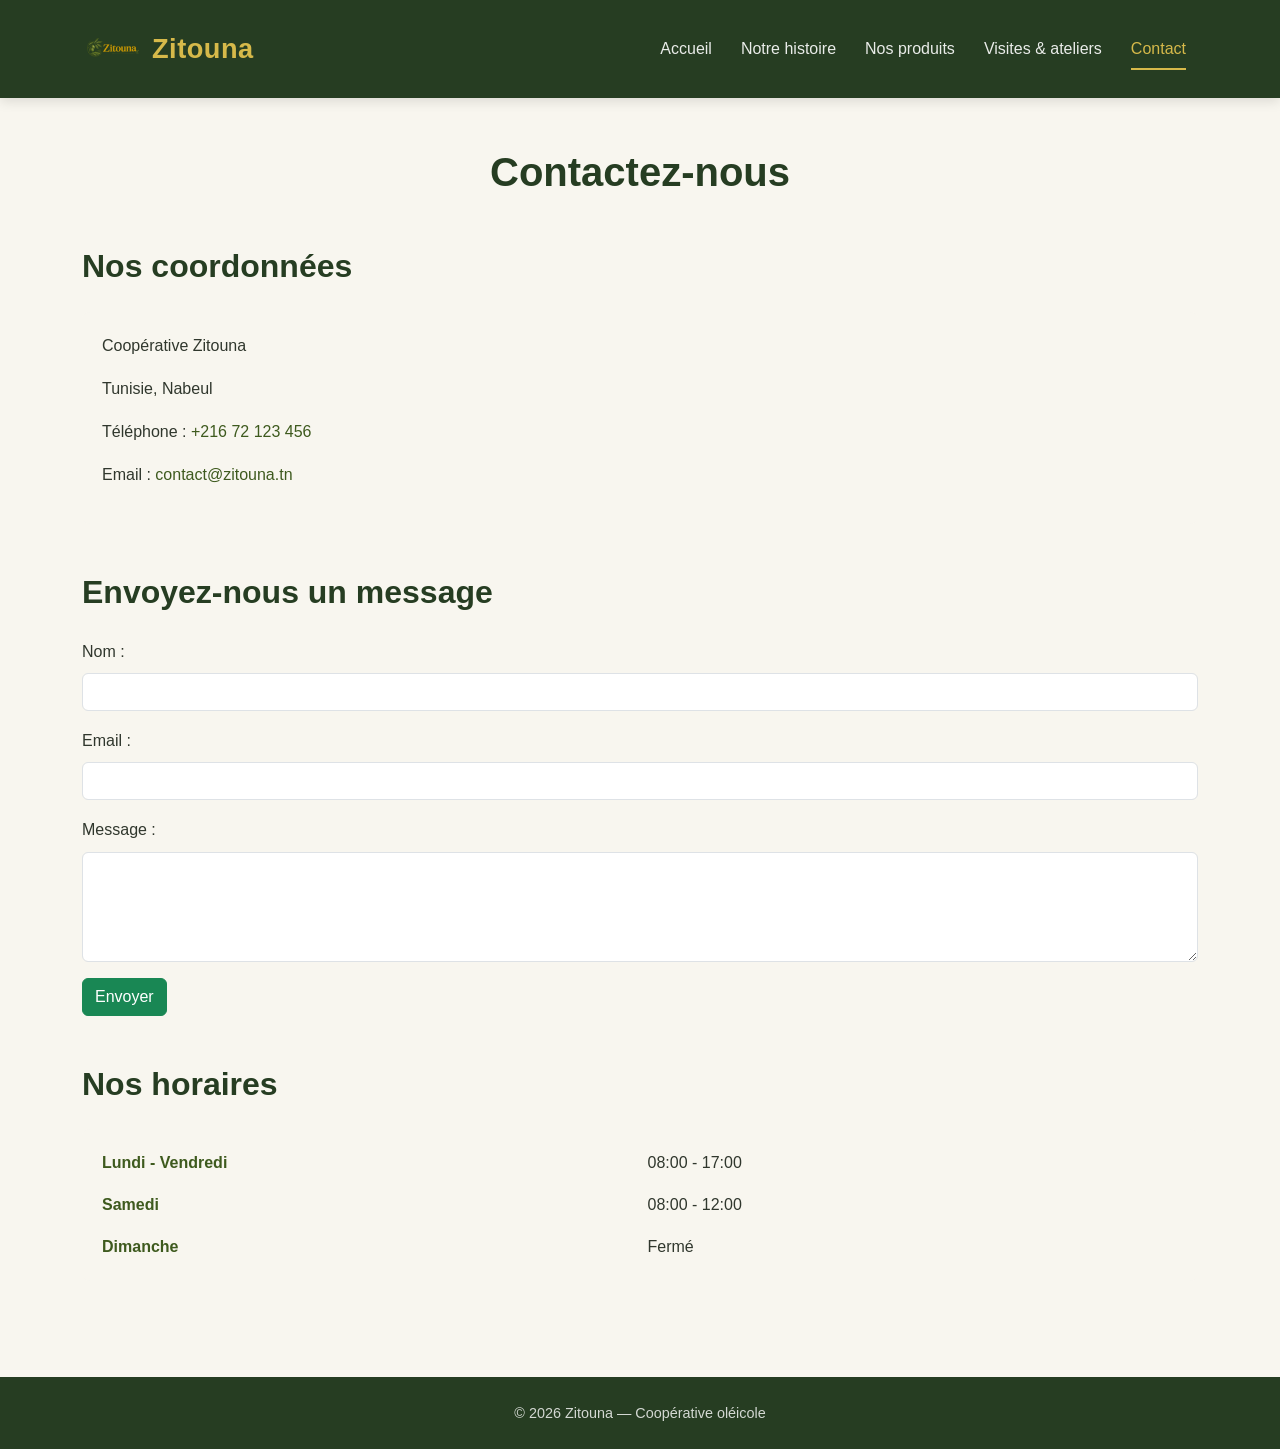
<file: zitouna/zitouna/contact.html>
<!doctype html>
<html lang="fr">
<head>
    <meta charset="utf-8">
    <meta name="viewport" content="width=device-width, initial-scale=1">
    <title>Contact</title>
    <link href="https://cdn.jsdelivr.net/npm/bootstrap@5.3.8/dist/css/bootstrap.min.css" rel="stylesheet" integrity="sha384-sRIl4kxILFvY47J16cr9ZwB07vP4J8+LH7qKQnuqkuIAvNWLzeN8tE5YBujZqJLB" crossorigin="anonymous">
    <link rel="stylesheet" href="assets/css/main.css">
</head>
<body>
    <!-- Navbar -->
    <header>
        <nav class="navbar navbar-expand-lg navbar-dark bg-dark sticky-top">
            <div class="container">

                <a class="navbar-brand" href="index.html"><img src="assets/images/logo.png" alt="Logo Zitouna">
                    Zitouna
                </a>

                <button class="navbar-toggler" type="button" data-bs-toggle="collapse" data-bs-target="#navbarContact"
                        aria-controls="navbarContact" aria-expanded="false" aria-label="Toggle navigation">

                    <span class="navbar-toggler-icon"></span>
                </button>

                <div class="collapse navbar-collapse" id="navbarContact">

                    <ul class="navbar-nav ms-auto">

                        <li class="nav-item">
                            <a class="nav-link" href="index.html">Accueil</a>
                        </li>

                        <li class="nav-item">
                            <a class="nav-link" href="histoire.html">Notre histoire</a>
                        </li>

                        <li class="nav-item">
                            <a class="nav-link" href="produits.html">Nos produits</a>
                        </li>

                        <li class="nav-item">
                            <a class="nav-link " href="visites.html">Visites & ateliers</a>
                        </li>

                        <li class="nav-item">
                            <a class="nav-link active" href="contact.html">Contact</a>
                        </li>

                    </ul>

                </div>
            </div>
        </nav>
    </header>
    <main class="container py-5 page-contact">

        <h1 class="text-center mb-5">Contactez-nous</h1>

        <!-- Coordonnées -->
        <section class="mb-5">
            <h2>Nos coordonnées</h2>

            <address class="h-card">
                <p class="p-name">Coopérative Zitouna</p>

                <p class="p-adr">
                    Tunisie, Nabeul
                </p>

                <p>
                    Téléphone :
                    <a class="p-tel" href="tel:+21672123456">
                        +216 72 123 456
                    </a>
                </p>

                <p>
                    Email :
                    <a class="u-email" href="mailto:contact@zitouna.tn">
                        contact@zitouna.tn
                    </a>
                </p>
            </address>
        </section>

        <!-- Formulaire -->
        <section class="mb-5">
            <h2>Envoyez-nous un message</h2>

            <form action="test.php" method="get">

                <div class="mb-3">
                    <label for="nom" class="form-label">Nom :</label>
                    <input type="text" class="form-control"
                        id="nom" name="nom" required>
                </div>

                <div class="mb-3">
                    <label for="email" class="form-label">Email :</label>
                    <input type="email" class="form-control"
                        id="email" name="email" required>
                </div>

                <div class="mb-3">
                    <label for="message" class="form-label">Message :</label>
                    <textarea class="form-control"
                            id="message" name="message"
                            rows="4"></textarea>
                </div>

                <button type="submit" class="btn btn-success">
                    Envoyer
                </button>

            </form>
        </section>

        <!-- Horaires -->
        <section class="mb-5">
            <h2>Nos horaires</h2>

            <dl class="horaires">
                <dt>Lundi - Vendredi</dt>
                <dd>08:00 - 17:00</dd>

                <dt>Samedi</dt>
                <dd>08:00 - 12:00</dd>

                <dt>Dimanche</dt>
                <dd>Fermé</dd>
            </dl>
        </section>

    </main>
    <footer class="footer text-white py-4">
        <div class="container">
        <p class="mb-0 text-center">&copy; 2026 Zitouna — Coopérative oléicole</p>
        </div>
    </footer>


    <script src="https://cdn.jsdelivr.net/npm/bootstrap@5.3.8/dist/js/bootstrap.bundle.min.js" integrity="sha384-FKyoEForCGlyvwx9Hj09JcYn3nv7wiPVlz7YYwJrWVcXK/BmnVDxM+D2scQbITxI" crossorigin="anonymous"></script>
</body>
</html>
</file>
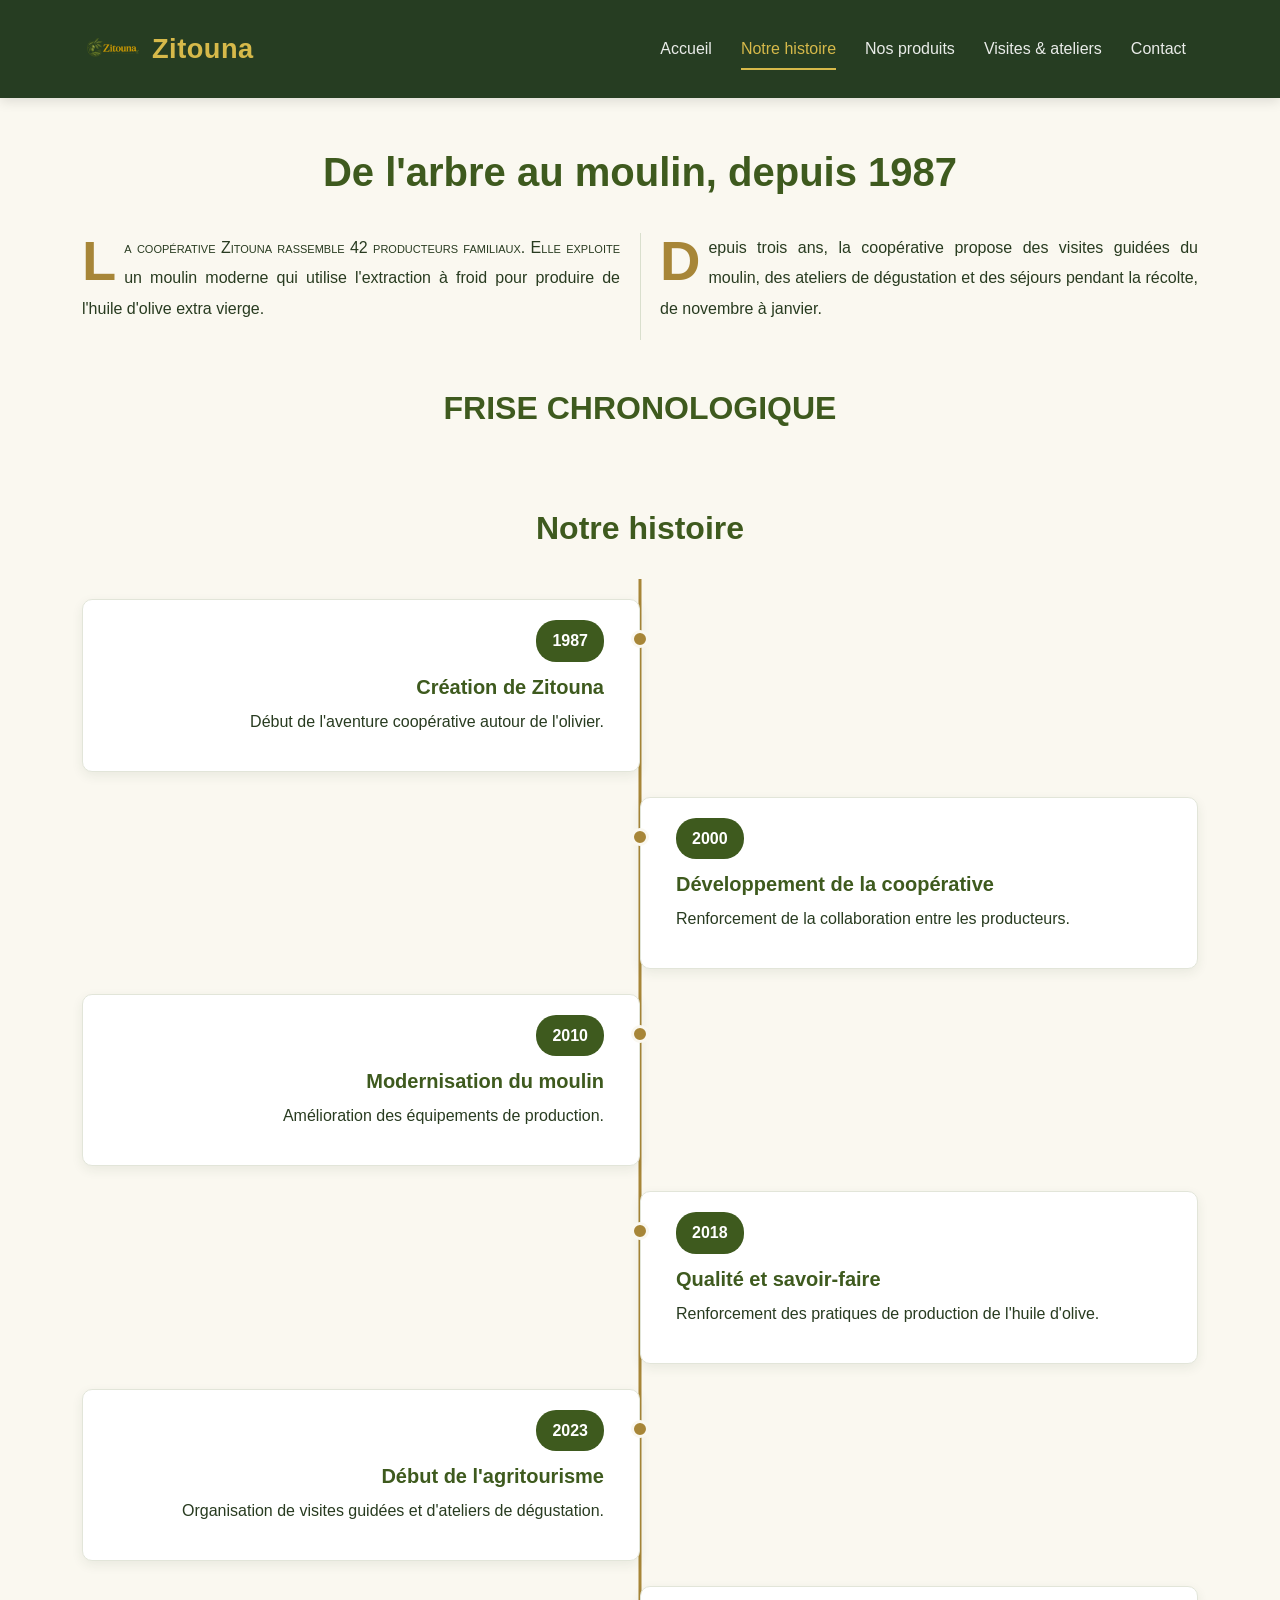
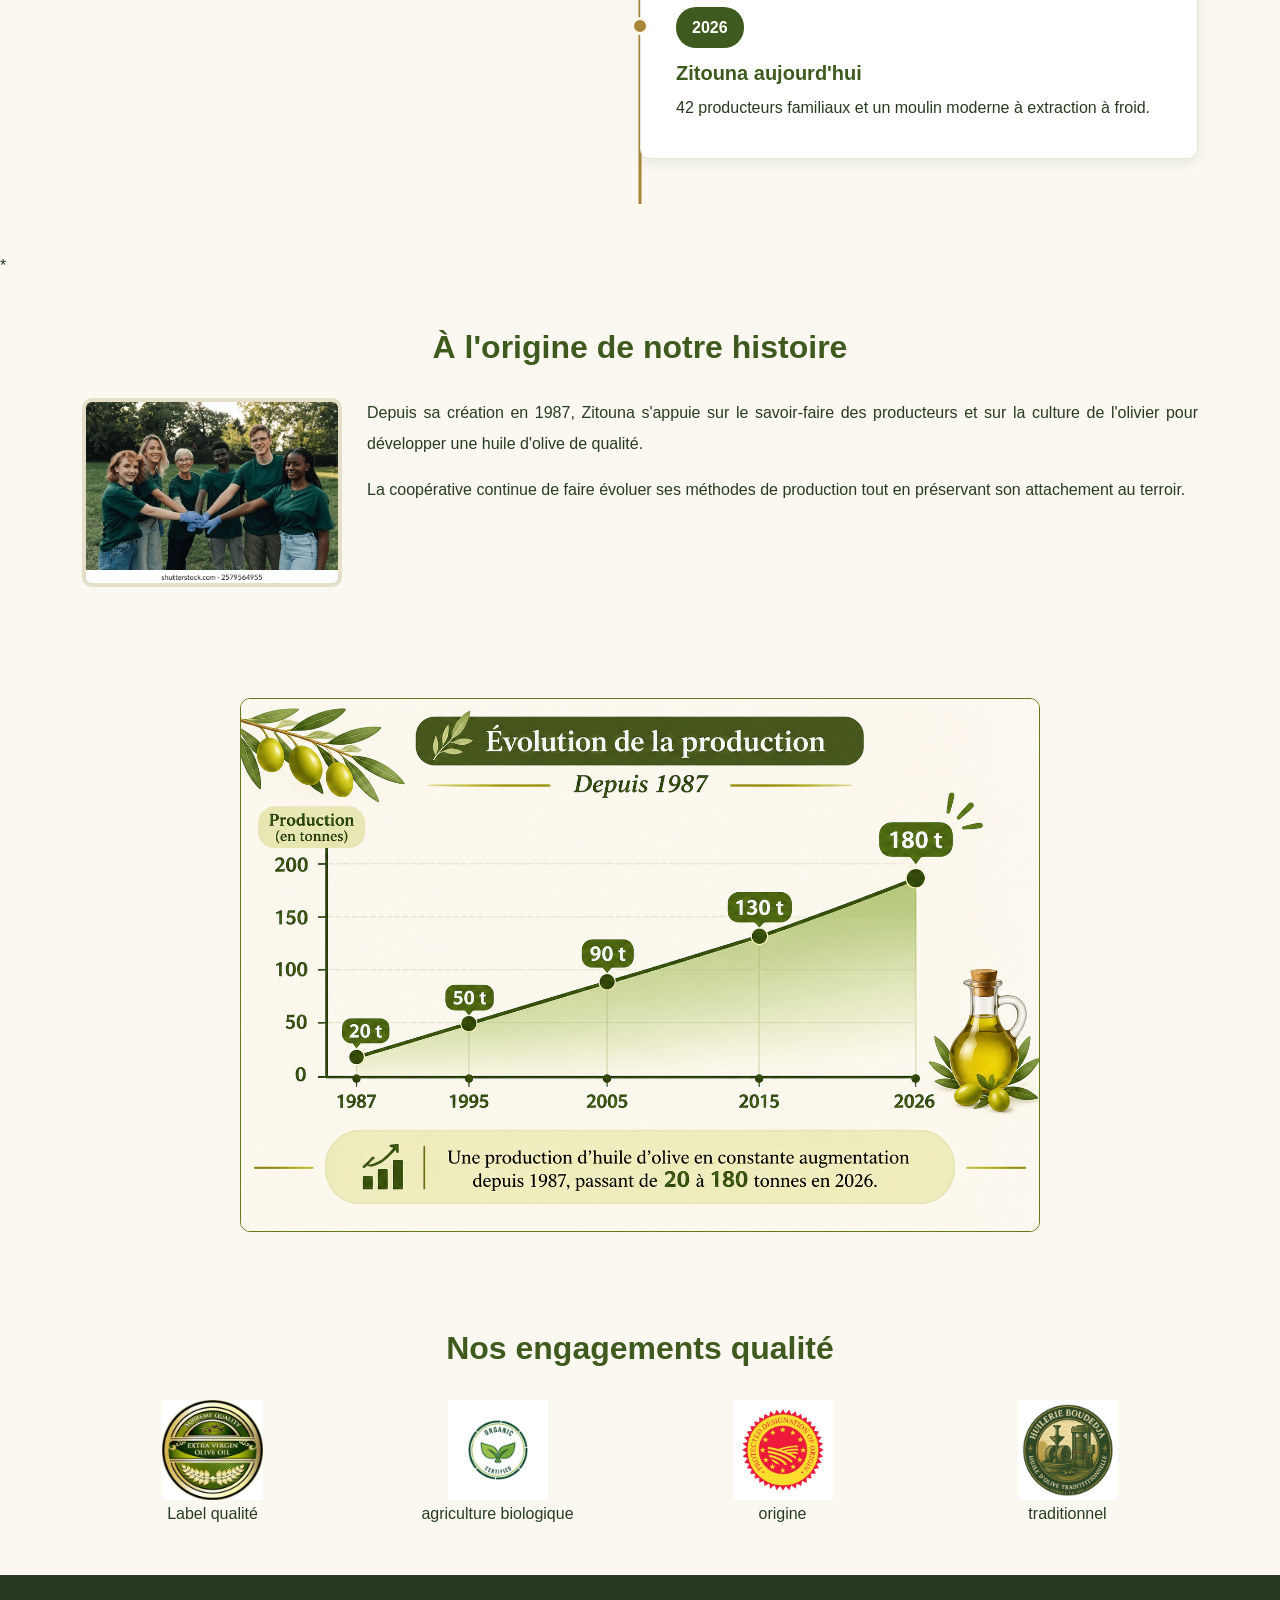
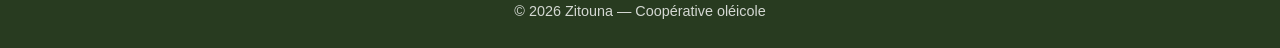
<file: zitouna/zitouna/histoire.html>
<!DOCTYPE html>
<html lang="fr">

<head>
    <meta charset="UTF-8">
    <meta name="viewport" content="width=device-width, initial-scale=1.0">

    <title>Notre histoire — Coopérative Zitouna</title>

    <meta name="description"
          content="Découvrez l'histoire de la coopérative Zitouna, son savoir-faire et son engagement oléicole.">

    <meta name="theme-color" content="#3E5A1E">

    <link href="https://cdn.jsdelivr.net/npm/bootstrap@5.3.8/dist/css/bootstrap.min.css"
          rel="stylesheet">

    <link rel="stylesheet" href="assets/css/main.css">
</head>

<body class="page-histoire">

    <header>
        <nav class="navbar navbar-expand-lg navbar-dark bg-success sticky-top">
            <div class="container">

                <a class="navbar-brand" href="index.html">
                    <img src="assets/images/logo.png" alt="Logo Zitouna">Zitouna</a>
                </a>

                <button class="navbar-toggler" type="button"
                        data-bs-toggle="collapse" data-bs-target="#navbarHistoire"
                        aria-controls="navbarHistoire" aria-expanded="false"
                        aria-label="Ouvrir le menu">
                    <span class="navbar-toggler-icon"></span>
                </button>

                <div class="collapse navbar-collapse" id="navbarHistoire">
                    <ul class="navbar-nav ms-auto">
                        <li class="nav-item">
                            <a class="nav-link" href="index.html">Accueil</a>
                        </li>
                        <li class="nav-item">
                            <a class="nav-link active" href="histoire.html"
                               aria-current="page">Notre histoire</a>
                        </li>
                        <li class="nav-item">
                            <a class="nav-link" href="produits.html">Nos produits</a>
                        </li>
                        <li class="nav-item">
                            <a class="nav-link" href="visites.html">Visites & ateliers</a>
                        </li>
                        <li class="nav-item">
                            <a class="nav-link" href="contact.html">Contact</a>
                        </li>
                    </ul>
                </div>

            </div>
        </nav>
    </header>

    <main>
        <!-- INTRODUCTION -->
        <section class="container py-5 introduction-histoire">

            <h1>De l'arbre au moulin, depuis 1987</h1>

            <div class="introduction-texte">
                <p>
                    La coopérative Zitouna rassemble 42 producteurs familiaux.
                    Elle exploite un moulin moderne qui utilise l'extraction
                    à froid pour produire de l'huile d'olive extra vierge.
                </p>

                <p>
                    Depuis trois ans, la coopérative propose des visites
                    guidées du moulin, des ateliers de dégustation et
                    des séjours pendant la récolte, de novembre à janvier.
                </p>
            </div>

        </section>

        <h2 align="center"> FRISE CHRONOLOGIQUE </h2>
        <section class="frise-histoire container py-5">

            <h2>Notre histoire</h2>

            <ol class="frise-chronologique">

                <li>
                    <time datetime="1987">1987</time>
                    <h3>Création de Zitouna</h3>
                    <p>Début de l'aventure coopérative autour de l'olivier.</p>
                </li>

                <li>
                    <time datetime="2000">2000</time>
                    <h3>Développement de la coopérative</h3>
                    <p>Renforcement de la collaboration entre les producteurs.</p>
                </li>

                <li>
                    <time datetime="2010">2010</time>
                    <h3>Modernisation du moulin</h3>
                    <p>Amélioration des équipements de production.</p>
                </li>

                <li>
                    <time datetime="2018">2018</time>
                    <h3>Qualité et savoir-faire</h3>
                    <p>Renforcement des pratiques de production de l'huile d'olive.</p>
                </li>

                <li>
                    <time datetime="2023">2023</time>
                    <h3>Début de l'agritourisme</h3>
                    <p>Organisation de visites guidées et d'ateliers de dégustation.</p>
                </li>

                <li>
                    <time datetime="2026">2026</time>
                    <h3>Zitouna aujourd'hui</h3>
                    <p>42 producteurs familiaux et un moulin moderne à extraction à froid.</p>
                </li>

            </ol>

        </section>

        *
        <section class="container py-5 fondateur-histoire">

            <h2>À l'origine de notre histoire</h2>

            <div class="portrait-fondateur">
                <img src="assets/images/fondateur.webp"
                     alt="Portrait du fondateur de la coopérative Zitouna"
                     class="img-fluid">
            </div>

            <p>
                Depuis sa création en 1987, Zitouna s'appuie sur le savoir-faire
                des producteurs et sur la culture de l'olivier pour développer
                une huile d'olive de qualité.
            </p>

            <p>
                La coopérative continue de faire évoluer ses méthodes de production
                tout en préservant son attachement au terroir.
            </p>

        </section>

        <section class="container py-5 production-histoire">

           
            <div class="production-histoire">
                <img src="assets/images/evolution de production.png" alt="Évolution de la production d'huile d'olive">
            </div>
        </section>

        
        <section class="container py-5 certifications-histoire">

            <h2>Nos engagements qualité</h2>

            <div class="row row-cols-2 row-cols-md-4 g-4 align-items-center">

                <div class="col">
                    <img src="assets/images/label qualite.jpg"
                         alt="Label qualité"
                         class="img-fluid logo-certification">
                         <caption>Label qualité</caption>
                </div>

                <div class="col">
                    <img src="assets/images/agriculture biologique.jpg"
                         alt="Label agriculture biologique"
                         class="img-fluid logo-certification">
                         <caption>agriculture biologique</caption>
                </div>

                <div class="col">
                    <img src="assets/images/origine.jpg"
                         alt="Label origine"
                         class="img-fluid logo-certification">
                         <caption>origine</caption>
                </div>

                <div class="col">
                    <img src="assets/images/Savoir-faire traditionnel.jpg"
                         alt="Label savoir-faire traditionnel"
                         class="img-fluid logo-certification">
                         <caption>traditionnel</caption>
                </div>

            </div>

        </section>

    </main>

    <footer class="footer text-white py-4">
        <div class="container">
            <p class="mb-0 text-center">
                &copy; 2026 Zitouna — Coopérative oléicole
            </p>
        </div>
    </footer>

    <script src="https://cdn.jsdelivr.net/npm/bootstrap@5.3.8/dist/js/bootstrap.bundle.min.js"></script>

</body>
</html>
</file>
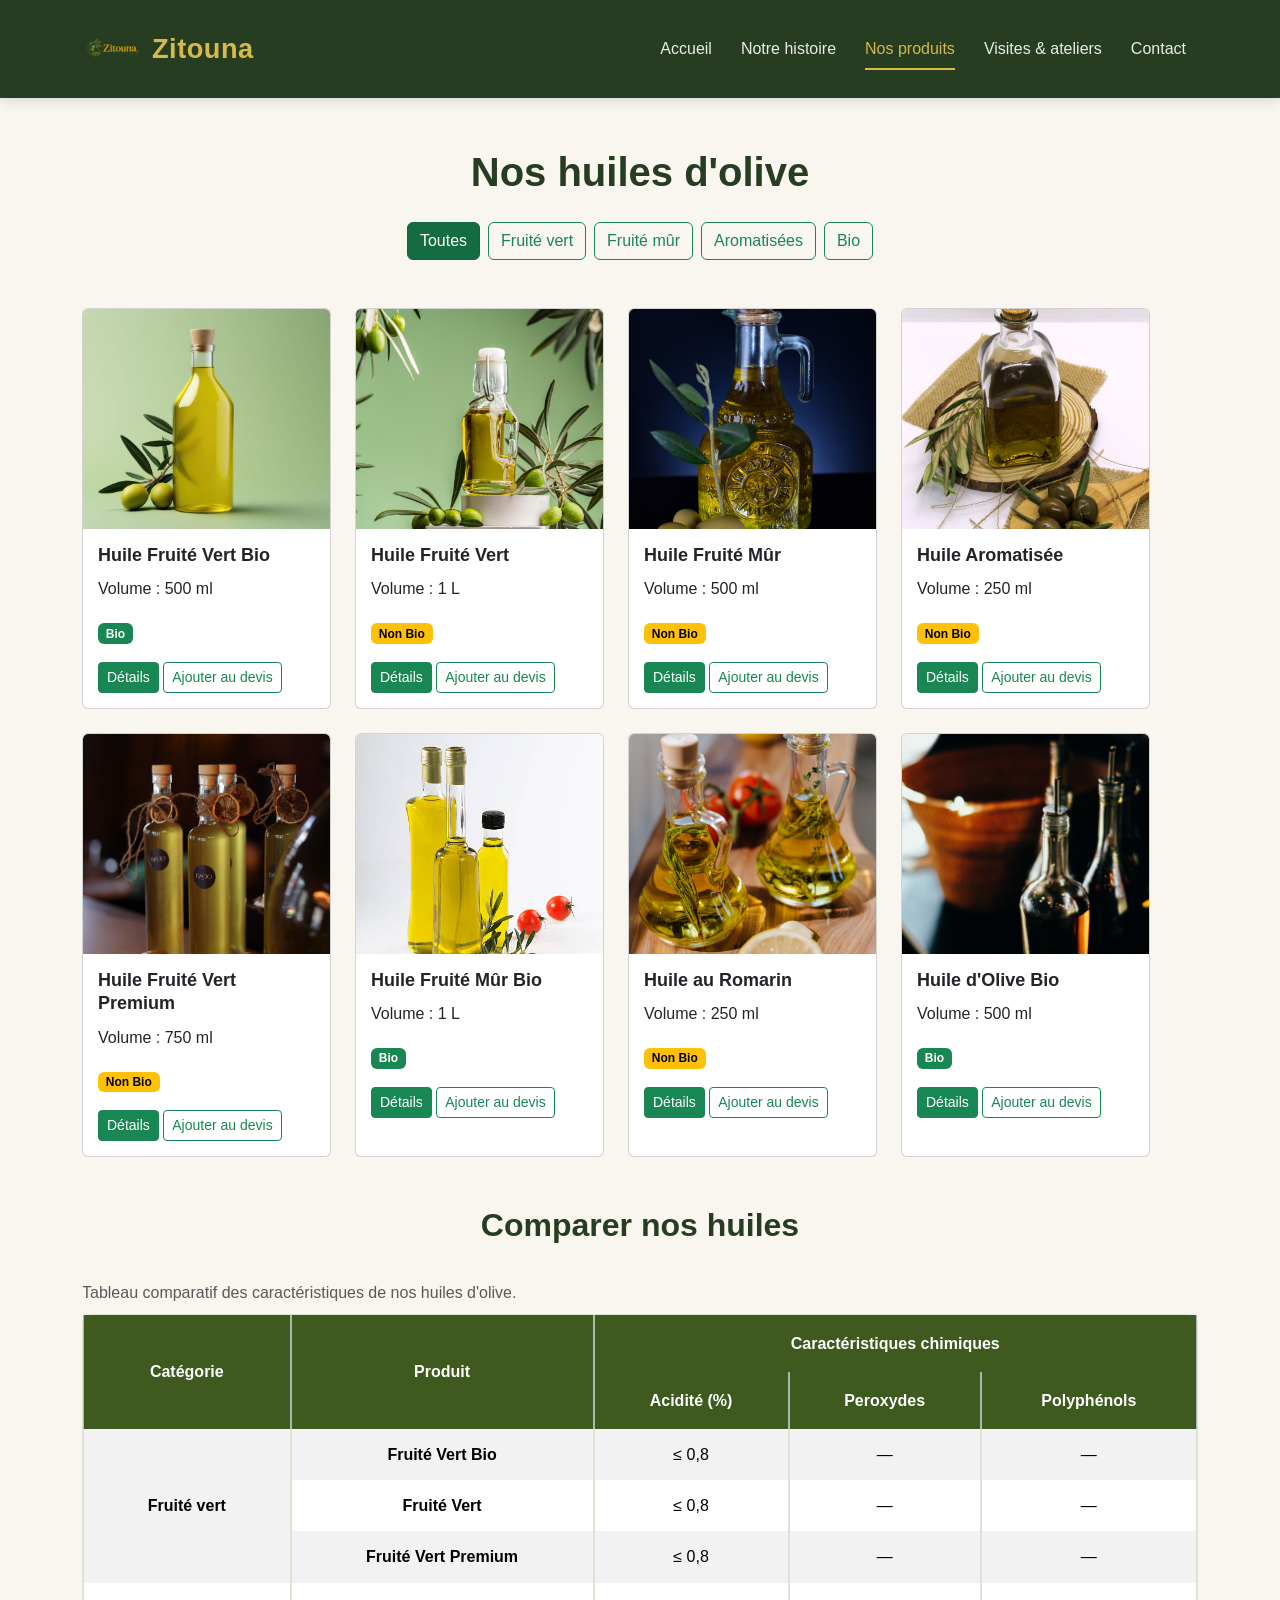
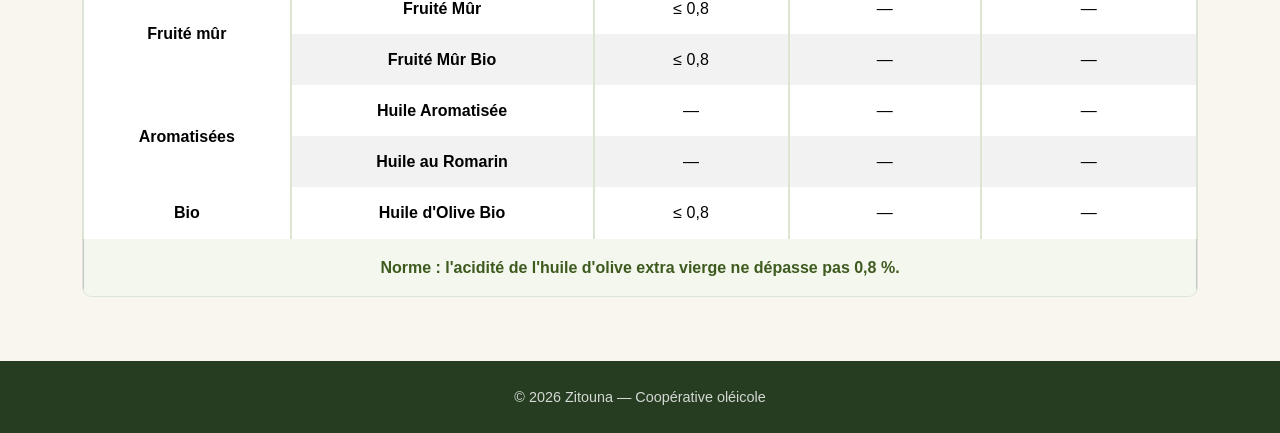
<file: zitouna/zitouna/produits.html>
<!DOCTYPE html>
<html lang="fr">

<head>
    <meta charset="UTF-8">
    <meta name="viewport" content="width=device-width, initial-scale=1.0">
    <title>Nos huiles d'olive — Zitouna</title>

    <link href="https://cdn.jsdelivr.net/npm/bootstrap@5.3.3/dist/css/bootstrap.min.css" rel="stylesheet">
    <link rel="stylesheet" href="assets/css/main.css">
</head>

<body>
    <header>
        <nav class="navbar navbar-expand-lg navbar-dark bg-dark sticky-top">
            <div class="container">

                <a class="navbar-brand" href="index.html"><img src="assets/images/logo.png" alt="Logo Zitouna">
                    Zitouna
                </a>
                
                <button class="navbar-toggler" type="button" data-bs-toggle="collapse" data-bs-target="#navbarVisites"
                        aria-controls="navbarVisites" aria-expanded="false" aria-label="Toggle navigation">

                    <span class="navbar-toggler-icon"></span>
                </button>

                <div class="collapse navbar-collapse" id="navbarVisites">

                    <ul class="navbar-nav ms-auto">

                        <li class="nav-item">
                            <a class="nav-link" href="index.html">Accueil</a>
                        </li>

                        <li class="nav-item">
                            <a class="nav-link" href="histoire.html">Notre histoire</a>
                        </li>

                        <li class="nav-item">
                            <a class="nav-link active" href="produits.html">Nos produits</a>
                        </li>

                        <li class="nav-item">
                            <a class="nav-link " href="visites.html">Visites & ateliers</a>
                        </li>

                        <li class="nav-item">
                            <a class="nav-link" href="contact.html">Contact</a>
                        </li>

                    </ul>

                </div>
            </div>
        </nav>
    </header>

    <main>
        <section class="container my-5" id="produits">

            <h1 class="text-center mb-4">Nos huiles d'olive</h1>

            <div class="d-flex flex-wrap justify-content-center gap-2 mb-4">

                <button class="btn btn-success active"
                        data-filter="all"
                        aria-pressed="true">
                    Toutes
                </button>

                <button class="btn btn-outline-success"
                        data-filter="fruite-vert"
                        aria-pressed="false">
                    Fruité vert
                </button>

                <button class="btn btn-outline-success"
                        data-filter="fruite-mur"
                        aria-pressed="false">
                    Fruité mûr
                </button>

                <button class="btn btn-outline-success"
                        data-filter="aromatisees"
                        aria-pressed="false">
                    Aromatisées
                </button>

                <button class="btn btn-outline-success"
                        data-filter="bio"
                        aria-pressed="false">
                    Bio
                </button>

            </div>

        
            <div class="row row-cols-1 row-cols-sm-2 row-cols-lg-4 g-4"
            id="galerie-produits">

                <div class="row row-cols-1 row-cols-sm-2 row-cols-lg-4 g-4">

                    <!-- Produit 1 -->
                    <div class="col">
                        <div class="card h-100">

                            <img src="assets/images/produit1.jfif"
                                class="card-img-top"
                                alt="Huile d'olive fruité vert bio">

                            <div class="card-body">

                                <h5 class="card-title">Huile Fruité Vert Bio</h5>

                                <p class="card-text">Volume : 500 ml</p>

                                <span class="badge text-bg-success">Bio</span>

                                <div class="mt-3">
                                    <button class="btn btn-success btn-sm">
                                        Détails
                                    </button>

                                    <button class="btn btn-outline-success btn-sm">
                                        Ajouter au devis
                                    </button>
                                </div>

                            </div>
                        </div>
                    </div>


                    <!-- Produit 2 -->
                    <div class="col">
                        <div class="card h-100">

                            <img src="assets/images/produit2.jfif" class="card-img-top" alt="Huile d'olive fruité vert">
                            <div class="card-body">

                                <h5 class="card-title">Huile Fruité Vert</h5>

                                <p class="card-text">Volume : 1 L</p>

                                <span class="badge text-bg-warning">Non Bio</span>

                                <div class="mt-3">
                                    <button class="btn btn-success btn-sm">Détails</button>
                                    <button class="btn btn-outline-success btn-sm">Ajouter au devis</button>
                                </div>

                            </div>
                        </div>
                    </div>
                    <!-- Produit 3 -->
                    <div class="col">
                        <div class="card h-100">

                            <img src="assets/images/produit3.jpg" class="card-img-top" alt="Huile d'olive fruité mûr">
                            <div class="card-body">

                                <h5 class="card-title">Huile Fruité Mûr</h5>

                                <p class="card-text">Volume : 500 ml</p>

                                <span class="badge text-bg-warning">Non Bio</span>

                                <div class="mt-3">
                                    <button class="btn btn-success btn-sm">
                                        Détails
                                    </button>

                                    <button class="btn btn-outline-success btn-sm">
                                        Ajouter au devis
                                    </button>
                                </div>

                            </div>
                        </div>
                    </div>
                    <!-- Produit 4 -->
                    <div class="col">
                        <div class="card h-100">

                            <img src="assets/images/produit4.jpg"
                                class="card-img-top"
                                alt="Huile aromatisée">

                            <div class="card-body">

                                <h5 class="card-title">Huile Aromatisée</h5>

                                <p class="card-text">Volume : 250 ml</p>
                                
                                <span class="badge text-bg-warning">Non Bio</span>

                                <div class="mt-3">
                                    <button class="btn btn-success btn-sm">
                                        Détails
                                    </button>

                                    <button class="btn btn-outline-success btn-sm">
                                        Ajouter au devis
                                    </button>
                                </div>

                            </div>
                        </div>
                    </div>
                    <!-- Produit 5 -->
                    <div class="col">
                        <div class="card h-100">

                            <img src="assets/images/produit5.jpg"
                                class="card-img-top"
                                alt="Huile fruité vert premium">

                            <div class="card-body">

                                <h5 class="card-title">Huile Fruité Vert Premium</h5>

                                <p class="card-text">Volume : 750 ml</p>

                                <span class="badge text-bg-warning">Non Bio</span>

                                <div class="mt-3">
                                    <button class="btn btn-success btn-sm">
                                        Détails
                                    </button>

                                    <button class="btn btn-outline-success btn-sm">
                                        Ajouter au devis
                                    </button>
                                </div>

                            </div>
                        </div>
                    </div>
                    <!-- Produit 6 -->
                    <div class="col">
                        <div class="card h-100">

                            <img src="assets/images/produit6.jpg"
                                class="card-img-top"
                                alt="Huile fruité mûr bio">

                            <div class="card-body">

                                <h5 class="card-title">Huile Fruité Mûr Bio</h5>

                                <p class="card-text">Volume : 1 L</p>

                                <span class="badge text-bg-success">Bio</span>

                                <div class="mt-3">
                                    <button class="btn btn-success btn-sm">
                                        Détails
                                    </button>

                                    <button class="btn btn-outline-success btn-sm">
                                        Ajouter au devis
                                    </button>
                                </div>

                            </div>
                        </div>
                    </div>
                    <!-- Produit 7 -->
                    <div class="col">
                        <div class="card h-100">

                            <img src="assets/images/produit7.jpg"
                                class="card-img-top"
                                alt="Huile au romarin">

                            <div class="card-body">

                                <h5 class="card-title">Huile au Romarin</h5>

                                <p class="card-text">Volume : 250 ml</p>

                                <span class="badge text-bg-warning">Non Bio</span>

                                <div class="mt-3">
                                    <button class="btn btn-success btn-sm">
                                        Détails
                                    </button>

                                    <button class="btn btn-outline-success btn-sm">
                                        Ajouter au devis
                                    </button>
                                </div>

                            </div>
                        </div>
                    </div>
                    <!-- Produit 8 -->
                    <div class="col">
                        <div class="card h-100">

                            <img src="assets/images/produit8.jpg"
                                class="card-img-top"
                                alt="Huile d'olive bio">

                            <div class="card-body">

                                <h5 class="card-title">Huile d'Olive Bio</h5>

                                <p class="card-text">Volume : 500 ml</p>

                                <span class="badge text-bg-success">Bio</span>

                                <div class="mt-3">
                                    <button class="btn btn-success btn-sm">
                                        Détails
                                    </button>

                                    <button class="btn btn-outline-success btn-sm">
                                        Ajouter au devis
                                    </button>
                                </div>

                            </div>
                        </div>
                    </div>

                </div>
            </div>
        </section>
        <section class="container my-5">

            <h2 class="text-center mb-4">Comparer nos huiles</h2>

            <div class="table-responsive">

                <table class="table table-bordered table-striped text-center align-middle">

                    <caption class="caption-top">Tableau comparatif des caractéristiques de nos huiles d'olive.</caption>

                    <thead class="table-success">

                        <tr>
                            <th rowspan="2" scope="col">Catégorie</th>
                            <th rowspan="2" scope="col">Produit</th>
                            <th colspan="3" scope="colgroup">
                                Caractéristiques chimiques
                            </th>
                        </tr>

                        <tr>
                            <th scope="col">Acidité (%)</th>
                            <th scope="col">Peroxydes</th>
                            <th scope="col">Polyphénols</th>
                        </tr>

                    </thead>

                    <tbody>

                        <tr>
                            <th rowspan="3" scope="rowgroup">Fruité vert</th>
                            <th scope="row">Fruité Vert Bio</th>
                            <td>≤ 0,8</td>
                            <td>—</td>
                            <td>—</td>
                        </tr>

                        <tr>
                            <th scope="row">Fruité Vert</th>
                            <td>≤ 0,8</td>
                            <td>—</td>
                            <td>—</td>
                        </tr>

                        <tr>
                            <th scope="row">Fruité Vert Premium</th>
                            <td>≤ 0,8</td>
                            <td>—</td>
                            <td>—</td>
                        </tr>

                        <tr>
                            <th rowspan="2" scope="rowgroup">Fruité mûr</th>
                            <th scope="row">Fruité Mûr</th>
                            <td>≤ 0,8</td>
                            <td>—</td>
                            <td>—</td>
                        </tr>

                        <tr>
                            <th scope="row">Fruité Mûr Bio</th>
                            <td>≤ 0,8</td>
                            <td>—</td>
                            <td>—</td>
                        </tr>

                        <tr>
                            <th rowspan="2" scope="rowgroup">Aromatisées</th>
                            <th scope="row">Huile Aromatisée</th>
                            <td>—</td>
                            <td>—</td>
                            <td>—</td>
                        </tr>

                        <tr>
                            <th scope="row">Huile au Romarin</th>
                            <td>—</td>
                            <td>—</td>
                            <td>—</td>
                        </tr>

                        <tr>
                            <th scope="rowgroup">Bio</th>
                            <th scope="row">Huile d'Olive Bio</th>
                            <td>≤ 0,8</td>
                            <td>—</td>
                            <td>—</td>
                        </tr>

                    </tbody>

                    <tfoot class="table-light">
                        <tr>
                            <td colspan="5">
                                Norme : l'acidité de l'huile d'olive extra vierge
                                ne dépasse pas 0,8 %.
                            </td>
                        </tr>
                    </tfoot>

                </table>
            </div>
        </section>
    </main>
    <footer class="footer text-white py-4">
        <div class="container">
            <p class="mb-0 text-center">
                &copy; 2026 Zitouna — Coopérative oléicole
            </p>
        </div>
    </footer>
    
    <script src="https://cdn.jsdelivr.net/npm/bootstrap@5.3.8/dist/js/bootstrap.bundle.min.js"></script>
</body>
</html>
</file>
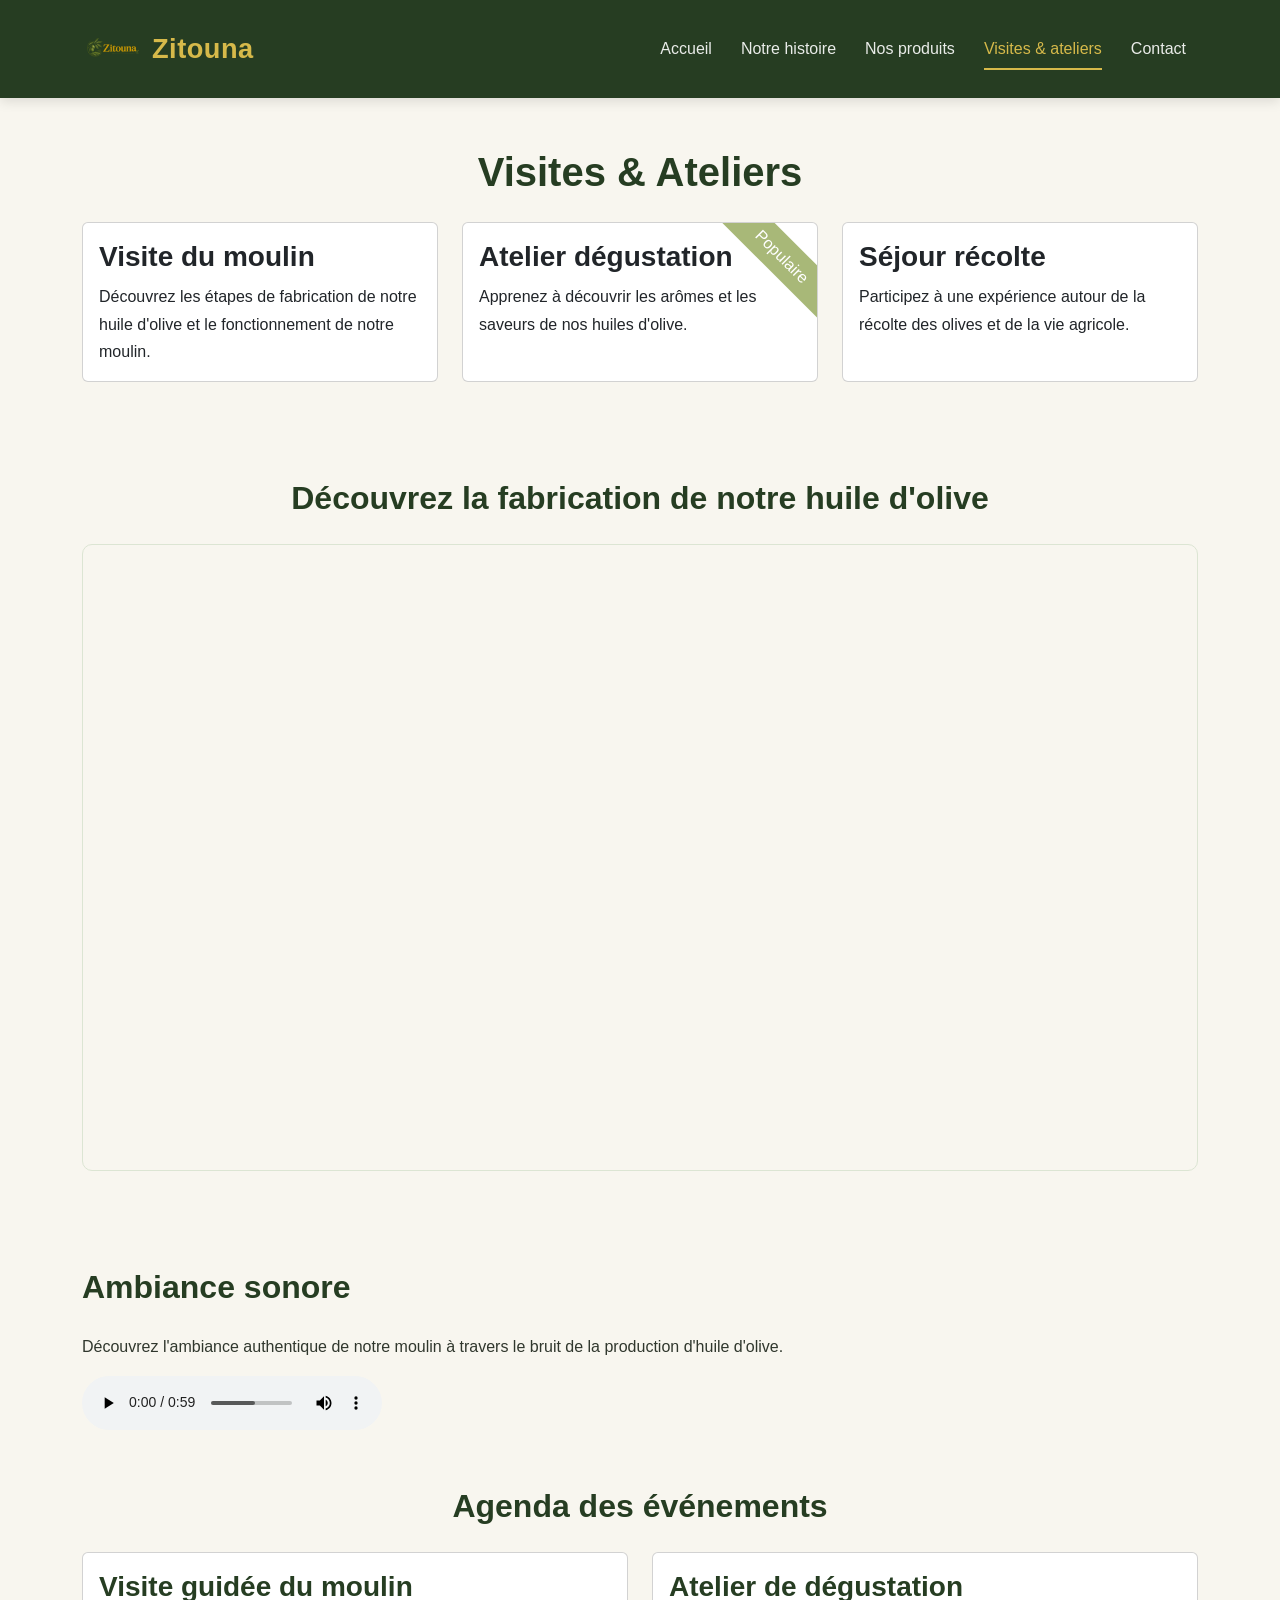
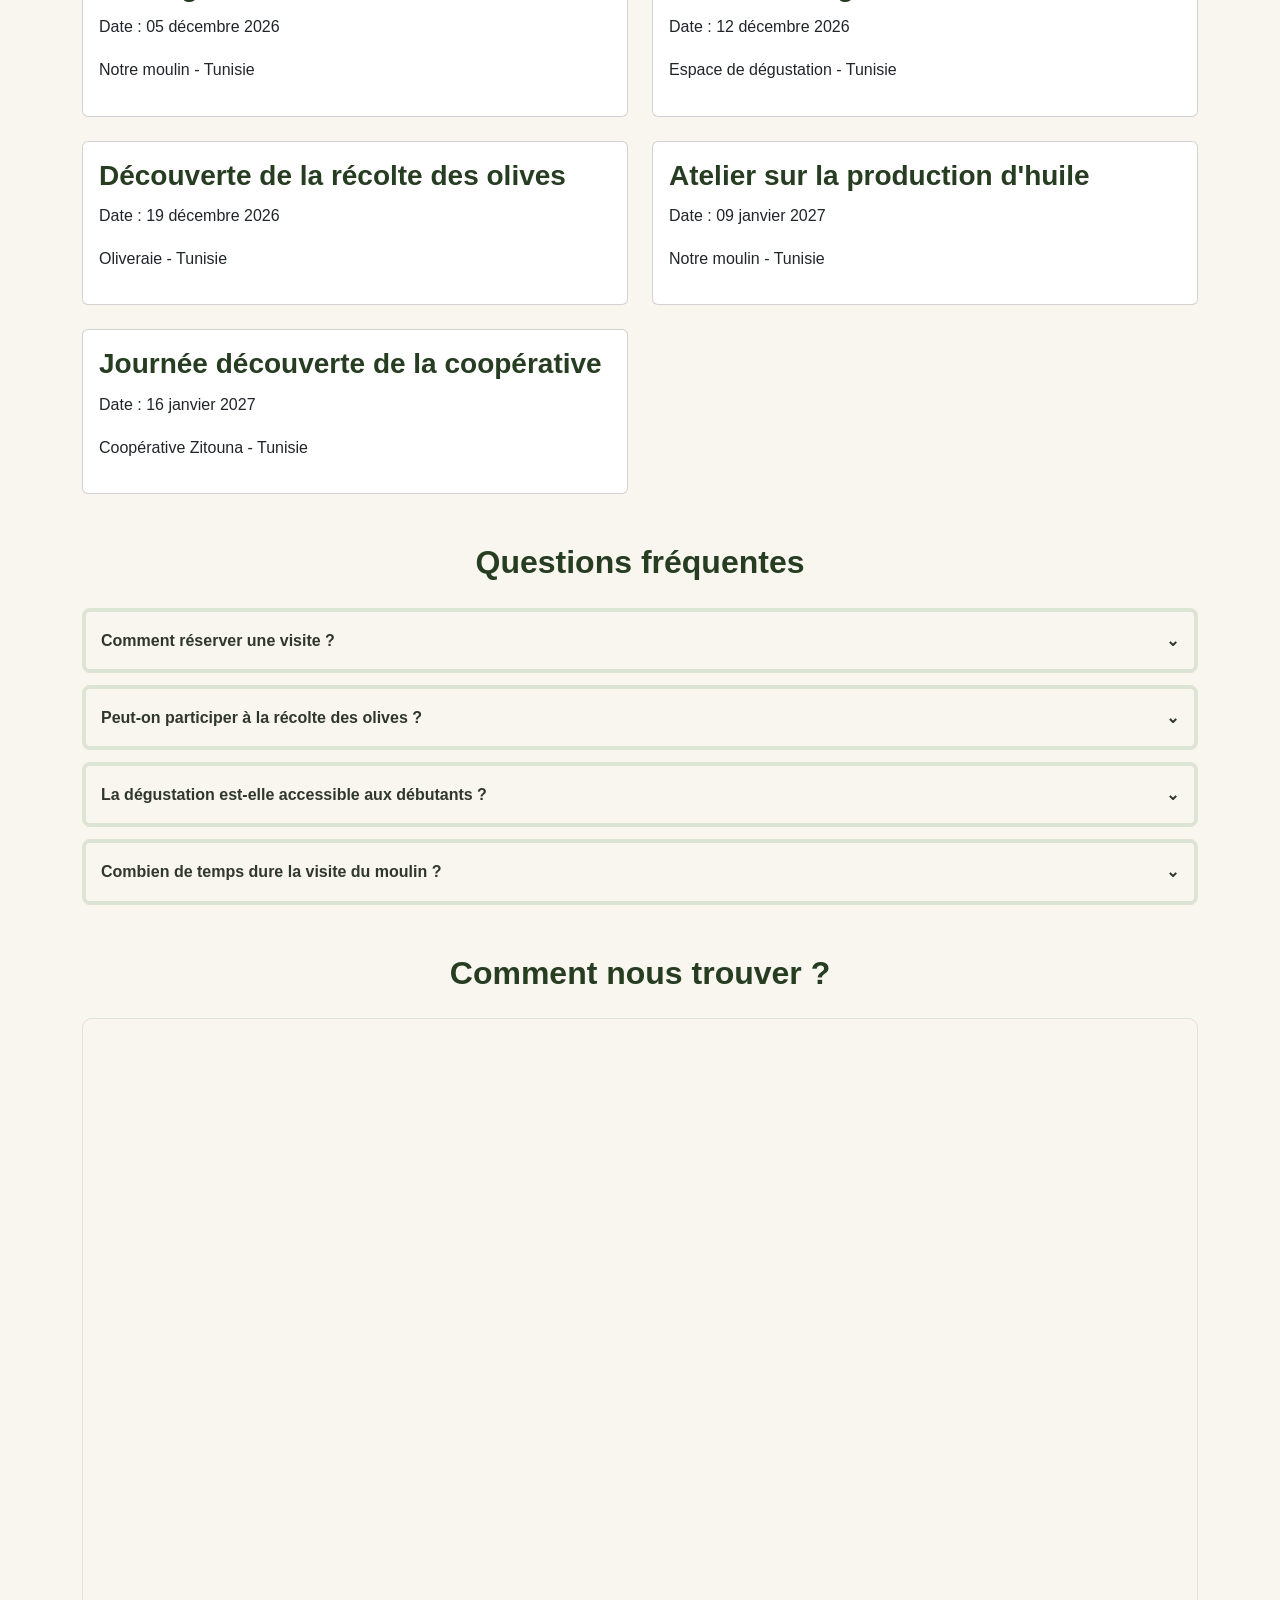
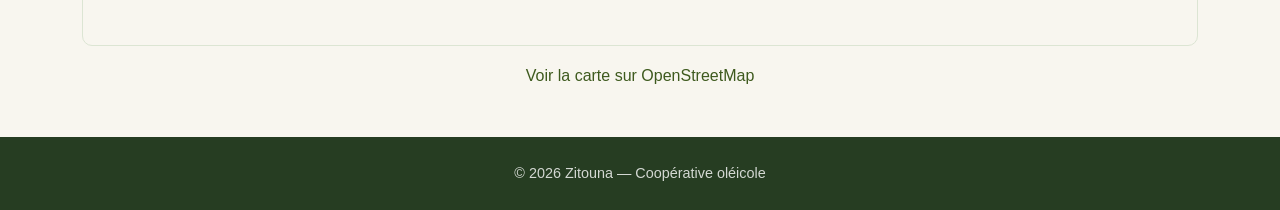
<file: zitouna/zitouna/visites.html>
<!doctype html>
<html lang="fr">
    <head>
        <meta charset="UTF-8" />
        <meta name="viewport" content="width=device-width, initial-scale=1.0" />
        <title>Notre visites & Ateliers — Coopérative Zitouna</title>
        <link
            href="https://cdn.jsdelivr.net/npm/bootstrap@5.3.8/dist/css/bootstrap.min.css"
            rel="stylesheet"
        />
        <link rel="stylesheet" href="assets/css/main.css" />
    </head>
    <body>
        <!-- Navbar -->
        <header>
            <nav
                class="navbar navbar-expand-lg navbar-dark bg-success sticky-top"
            >
                <div class="container">
                    <a class="navbar-brand" href="index.html">
                        <img
                            src="assets/images/logo.png"
                            alt="Logo Zitouna"
                        />Zitouna</a
                    >

                    <button
                        class="navbar-toggler"
                        type="button"
                        data-bs-toggle="collapse"
                        data-bs-target="#navbarVisites"
                        aria-controls="navbarVisites"
                        aria-expanded="false"
                        aria-label="Toggle navigation"
                    >
                        <span class="navbar-toggler-icon"></span>
                    </button>
                    <div class="collapse navbar-collapse" id="navbarVisites">
                        <ul class="navbar-nav ms-auto align-items-lg-center">
                            <li class="nav-item">
                                <a class="nav-link" href="index.html"
                                    >Accueil</a
                                >
                            </li>

                            <li class="nav-item">
                                <a class="nav-link" href="histoire.html"
                                    >Notre histoire</a
                                >
                            </li>

                            <li class="nav-item">
                                <a class="nav-link" href="produits.html"
                                    >Nos produits</a
                                >
                            </li>

                            <li class="nav-item">
                                <a class="nav-link active" href="visites.html"
                                    >Visites & ateliers</a
                                >
                            </li>

                            <li class="nav-item">
                                <a class="nav-link" href="contact.html"
                                    >Contact</a
                                >
                            </li>
                        </ul>
                    </div>
                </div>
            </nav>
        </header>

        <!-- Offres de visites -->
        <section class="container my-5">
            <h1 class="text-center mb-4">Visites & Ateliers</h1>

            <div class="row g-4 align-items-stretch">
                <!-- Offre 1 -->
                <div class="col-md-4">
                    <div class="card h-100 d-flex flex-column">
                        <div class="card-body">
                            <h3 class="card-title">Visite du moulin</h3>

                            <p class="card-text">
                                Découvrez les étapes de fabrication de notre
                                huile d'olive et le fonctionnement de notre
                                moulin.
                            </p>
                        </div>
                    </div>
                </div>

                <!-- Offre 2 -->
                <div class="col-md-4">
                    <div
                        class="card h-100 d-flex flex-column position-relative overflow-hidden"
                    >
                        <span class="ruban-offre">Populaire</span>

                        <div class="card-body">
                            <h3 class="card-title">Atelier dégustation</h3>

                            <p class="card-text">
                                Apprenez à découvrir les arômes et les saveurs
                                de nos huiles d'olive.
                            </p>
                        </div>
                    </div>
                </div>

                <!-- Offre 3 -->
                <div class="col-md-4">
                    <div class="card h-100 d-flex flex-column">
                        <div class="card-body">
                            <h3 class="card-title">Séjour récolte</h3>

                            <p class="card-text">
                                Participez à une expérience autour de la récolte
                                des olives et de la vie agricole.
                            </p>
                        </div>
                    </div>
                </div>
            </div>
        </section>

        <!-- Vidéo de présentation -->
        <section class="container py-5">
            <h2 class="text-center mb-4">
                Découvrez la fabrication de notre huile d'olive
            </h2>

            <div class="ratio ratio-16x9">
                <iframe src="https://www.youtube-nocookie.com/embed/QBmIpb91P0c" title="Fabrication de l'huile d'olive" loading="lazy" allowfullscreen></iframe>
            </div>
        </section>

        <!-- Ambiance sonore -->
        <section class="ambiance-sonore container my-5">
            <h2>Ambiance sonore</h2>

            <p>
                Découvrez l'ambiance authentique de notre moulin à travers le
                bruit de la production d'huile d'olive.
            </p>

            <audio controls>
                <source src="assets/audio/molin.mp3" type="audio/mpeg" />
                <source src="assets/audio/molin.ogg" type="audio/ogg" />

                Votre navigateur ne supporte pas la lecture audio.
            </audio>
        </section>

        <!-- Agenda des événements -->

        <section class="container my-5">
            <h2 class="text-center mb-4">Agenda des événements</h2>

            <div class="row g-4">
                <!-- Événement 1 -->
                <div class="col-md-6">
                    <article class="h-event card h-100">
                        <div class="card-body">
                            <h3 class="p-name">Visite guidée du moulin</h3>
                            <p>
                                Date :
                                <time class="dt-start" datetime="2026-12-05">
                                    05 décembre 2026
                                </time>
                            </p>
                            <p class="p-location">Notre moulin - Tunisie</p>
                        </div>
                    </article>
                </div>

                <!-- Événement 2 -->
                <div class="col-md-6">
                    <article class="h-event card h-100">
                        <div class="card-body">
                            <h3 class="p-name">Atelier de dégustation</h3>
                            <p>
                                Date :
                                <time class="dt-start" datetime="2026-12-12">
                                    12 décembre 2026
                                </time>
                            </p>
                            <p class="p-location">
                                Espace de dégustation - Tunisie
                            </p>
                        </div>
                    </article>
                </div>

                <!-- Événement 3 -->
                <div class="col-md-6">
                    <article class="h-event card h-100">
                        <div class="card-body">
                            <h3 class="p-name">
                                Découverte de la récolte des olives
                            </h3>
                            <p>
                                Date :
                                <time class="dt-start" datetime="2026-12-19">
                                    19 décembre 2026
                                </time>
                            </p>
                            <p class="p-location">Oliveraie - Tunisie</p>
                        </div>
                    </article>
                </div>

                <!-- Événement 4 -->
                <div class="col-md-6">
                    <article class="h-event card h-100">
                        <div class="card-body">
                            <h3 class="p-name">
                                Atelier sur la production d'huile
                            </h3>
                            <p>
                                Date :
                                <time class="dt-start" datetime="2027-01-09">
                                    09 janvier 2027
                                </time>
                            </p>
                            <p class="p-location">Notre moulin - Tunisie</p>
                        </div>
                    </article>
                </div>

                <!-- Événement 5 -->
                <div class="col-md-6">
                    <article class="h-event card h-100">
                        <div class="card-body">
                            <h3 class="p-name">
                                Journée découverte de la coopérative
                            </h3>
                            <p>
                                Date :
                                <time class="dt-start" datetime="2027-01-16">
                                    16 janvier 2027
                                </time>
                            </p>
                            <p class="p-location">
                                Coopérative Zitouna - Tunisie
                            </p>
                        </div>
                    </article>
                </div>
            </div>
        </section>
        <!-- FAQ -->
        <section class="container my-5">
            <h2 class="text-center mb-4">Questions fréquentes</h2>

            <div class="faq-list">
                <details class="faq-item">
                    <summary>
                        Comment réserver une visite ?
                        <span class="faq-chevron">⌄</span>
                    </summary>
                    <p>
                        Vous pouvez nous contacter pour organiser votre visite.
                    </p>
                </details>

                <details class="faq-item">
                    <summary>
                        Peut-on participer à la récolte des olives ?
                        <span class="faq-chevron">⌄</span>
                    </summary>
                    <p>
                        Oui, le séjour récolte permet de découvrir les activités
                        de récolte.
                    </p>
                </details>

                <details class="faq-item">
                    <summary>
                        La dégustation est-elle accessible aux débutants ?
                        <span class="faq-chevron">⌄</span>
                    </summary>
                    <p>
                        Oui, l'atelier permet de découvrir les arômes et les
                        saveurs de l'huile d'olive.
                    </p>
                </details>

                <details class="faq-item">
                    <summary>
                        Combien de temps dure la visite du moulin ?
                        <span class="faq-chevron">⌄</span>
                    </summary>
                    <p>La durée peut être précisée lors de la réservation.</p>
                </details>
            </div>
        </section>

        <!-- Carte d'accès -->
        <section class="container my-5">
            <h2 class="text-center mb-4">Comment nous trouver ?</h2>

            <div class="ratio ratio-16x9">
                <iframe
                    src="https://www.openstreetmap.org/export/embed.html?bbox=10.15%2C36.75%2C10.25%2C36.85&layer=mapnik"
                    title="Carte d'accès à la coopérative Zitouna"
                    loading="lazy"
                >
                </iframe>
            </div>

            <p class="text-center mt-3">
                <a href="https://www.openstreetmap.org/" target="_blank">
                    Voir la carte sur OpenStreetMap
                </a>
            </p>
        </section>
        <footer class="footer text-white py-4">
            <div class="container">
                <p class="mb-0 text-center">
                    &copy; 2026 Zitouna — Coopérative oléicole
                </p>
            </div>
        </footer>
        <!-- Footer -->
        <script src="https://cdn.jsdelivr.net/npm/bootstrap@5.3.8/dist/js/bootstrap.bundle.min.js"></script>
    </body>
</html>
</file>
<file: zitouna/assets/css/main.css>
/* PAGE INDEX/


/* [D] 1. VARIABLES ET COULEURS */

:root {
    --zitouna-green-dark: #263d22;
    --zitouna-green: #3e5a1e;
    --zitouna-green-light: #71864b;
    --zitouna-gold: #f2c500;
    --zitouna-cream: #f8f6ef;
    --zitouna-white: #ffffff;
    --zitouna-text: #30372d;
    --zitouna-muted: #6b7167;
    --zitouna-border: #e2e5dc;

    --font-main: Arial, Helvetica, sans-serif;

    --radius-small: 8px;
    --radius-medium: 14px;
    --radius-large: 22px;

    --shadow-card: 0 5px 18px rgba(38, 61, 34, 0.10);
    --shadow-hover: 0 14px 28px rgba(38, 61, 34, 0.18);

    --transition-normal: 0.3s ease;
}


/* [D] 2. STYLES GÉNÉRAUX */

html {
    scroll-behavior: smooth;
    scroll-padding-top: 90px;
}

body {
    margin: 0;
    font-family: var(--font-main);
    color: var(--zitouna-text);
    background-color: var(--zitouna-white);
    line-height: 1.7;
}
header {
    position: sticky;
    top: 0;
    z-index: 1030;
}

img {
    max-width: 100%;
    height: auto;
}

a {
    color: var(--zitouna-green);
    text-decoration: none;
    transition: color var(--transition-normal);
}

a:hover {
    color: var(--zitouna-green-light);
}

h1,
h2,
h3,
h4,
h5 {
    color: var(--zitouna-green-dark);
    font-weight: 700;
    line-height: 1.3;
}

h2 {
    margin-bottom: 1.5rem;
}

p {
    margin-bottom: 1rem;
}

section {
    scroll-margin-top: 90px;
}

::selection {
    color: var(--zitouna-green-dark);
    background-color: var(--zitouna-gold);
}


/* [D] 3. ACCESSIBILITÉ ET FOCUS CLAVIER */

a:focus-visible,
button:focus-visible,
input:focus-visible,
textarea:focus-visible,
select:focus-visible {
    outline: 3px solid var(--zitouna-gold);
    outline-offset: 4px;
}


/* ==================================================
   4. NAVBAR
   ================================================== */

.navbar {
    min-height: 78px;
    padding: 14px 0;
    background-color: var(--zitouna-green-dark) !important;
    box-shadow: 0 3px 12px rgba(0, 0, 0, 0.12);
    transition:
        padding var(--transition-normal),
        box-shadow var(--transition-normal);
}

.navbar .container {
    gap: 20px;
}

.navbar-brand {
    display: inline-flex;
    align-items: center;
    gap: 10px;
    margin-right: 20px;
    color: var(--zitouna-gold) !important;
    font-size: 1.7rem;
    font-weight: 800;
    letter-spacing: 0.5px;
}

.navbar-brand img {
    display: block;
    width: 42px;
    height: 42px;
    object-fit: contain;
}

.navbar-brand:hover {
    color: #ffe56a !important;
}

.navbar-nav {
    gap: 5px;
}

.navbar .nav-link {
    position: relative;
    padding: 10px 12px !important;
    color: rgba(255, 255, 255, 0.9) !important;
    font-weight: 500;
    transition:
        color var(--transition-normal),
        background-color var(--transition-normal);
}

.navbar .nav-link:hover,
.navbar .nav-link.active {
    color: var(--zitouna-gold) !important;
}

.navbar .nav-link::after {
    position: absolute;
    right: 12px;
    bottom: 3px;
    left: 12px;
    height: 2px;
    background-color: var(--zitouna-gold);
    content: "";
    transform: scaleX(0);
    transform-origin: left;
    transition: transform var(--transition-normal);
}

.navbar .nav-link:hover::after,
.navbar .nav-link.active::after {
    transform: scaleX(1);
}

.navbar-toggler {
    border-color: rgba(255, 255, 255, 0.5);
}

.navbar-toggler:focus {
    box-shadow: 0 0 0 3px rgba(242, 197, 0, 0.3);
}

/* Bouton du devis */

.navbar .btn-warning {
    color: var(--zitouna-green-dark);
    background-color: var(--zitouna-gold);
    border-color: var(--zitouna-gold);
    border-radius: var(--radius-small);
    font-weight: 700;
    transition:
        transform var(--transition-normal),
        background-color var(--transition-normal);
}

.navbar .btn-warning:hover {
    color: var(--zitouna-green-dark);
    background-color: #ffdc35;
    border-color: #ffdc35;
    transform: translateY(-2px);
}

/*
   La classe .navbar-shrink sera ajoutée
   par JavaScript lors du défilement.
*/

.navbar.navbar-shrink {
    min-height: 60px;
    padding-top: 5px;
    padding-bottom: 5px;
}

.navbar.navbar-shrink .navbar-brand img {
    width: 34px;
    height: 34px;
}


/* ==================================================
   5. BANDEAU D'INFORMATION
   ================================================== */

.alert-success {
    color: var(--zitouna-green-dark);
    background-color: #edf4e6;
    border-color: #cbdcba;
    border-radius: var(--radius-small);
}

.alert-success strong {
    color: var(--zitouna-green);
}

.alert .btn-close {
    box-shadow: none;
}


/* ==================================================
   6. HERO — PAGE D'ACCUEIL
   ================================================== */

.hero {
    position: relative;
    display: flex;
    align-items: center;
    min-height: 560px;
    min-height: 100svh;
    padding: 100px 0;
    overflow: hidden;
    color: var(--zitouna-white);

    background-image:
        linear-gradient(
            90deg,
            rgba(20, 36, 18, 0.85) 0%,
            rgba(20, 36, 18, 0.58) 55%,
            rgba(20, 36, 18, 0.20) 100%
        ),
        url("../images/oliveraie.jpg");

    background-color: var(--zitouna-green-dark);
    background-position: center;
    background-repeat: no-repeat;
    background-size: cover;
}

.hero .container {
    position: relative;
    z-index: 1;
}

.hero h1 {
    max-width: 850px;
    margin-bottom: 25px;
    color: var(--zitouna-white);
    font-size: clamp(2.3rem, 5vw, 4.7rem);
    font-weight: 800;
    line-height: 1.15;

    animation: hero-title 0.8s ease both;
}

.hero p {
    max-width: 650px;
    margin-bottom: 30px;
    color: rgba(255, 255, 255, 0.95);
    font-size: clamp(1rem, 2vw, 1.3rem);

    animation: hero-text 0.8s ease 0.15s both;
}

.hero .btn {
    margin: 5px 8px 5px 0;
    padding: 13px 22px;
    border-radius: var(--radius-small);
    font-weight: 700;
    transition:
        transform var(--transition-normal),
        background-color var(--transition-normal);
}

.hero .btn:hover {
    transform: translateY(-3px);
}

.hero .btn-success {
    color: var(--zitouna-white);
    background-color: var(--zitouna-green);
    border-color: var(--zitouna-green);
}

.hero .btn-success:hover {
    background-color: var(--zitouna-green-light);
    border-color: var(--zitouna-green-light);
}

.hero .btn-outline-light:hover {
    color: var(--zitouna-green-dark);
}

/* Animation du titre */

@keyframes hero-title {
    from {
        opacity: 0;
        transform: translateY(30px);
    }

    to {
        opacity: 1;
        transform: translateY(0);
    }
}

/* Animation du texte */

@keyframes hero-text {
    from {
        opacity: 0;
        transform: translateY(20px);
    }

    to {
        opacity: 1;
        transform: translateY(0);
    }
}

/* Indicateur de défilement du hero */

@keyframes scroll-indicator {
    0% {
        opacity: 0.3;
        transform: translateY(0);
    }

    50% {
        opacity: 1;
        transform: translateY(8px);
    }

    100% {
        opacity: 0.3;
        transform: translateY(0);
    }
}


/* ==================================================
   7. CHIFFRES CLÉS
   ================================================== */

.chiffres {
    background-color: var(--zitouna-cream);
}

.chiffres-container {
    display: flex;
    flex-wrap: wrap;
    justify-content: center;
    gap: 25px;
}

.chiffre {
    flex: 1 1 190px;
    max-width: 260px;
    padding: 25px 15px;
    text-align: center;
    background-color: var(--zitouna-white);
    border: 1px solid var(--zitouna-border);
    border-radius: var(--radius-medium);
    box-shadow: var(--shadow-card);
    transition:
        transform var(--transition-normal),
        box-shadow var(--transition-normal);
}

.chiffre:hover {
    transform: translateY(-6px);
    box-shadow: var(--shadow-hover);
}

.chiffre svg {
    margin-bottom: 12px;
    color: var(--zitouna-green);
}

.chiffre h2 {
    margin-bottom: 5px;
    color: var(--zitouna-green);
    font-size: 2.3rem;
    font-weight: 800;
}

.chiffre p {
    margin-bottom: 0;
    color: var(--zitouna-muted);
}


/* ==================================================
   8. TITRES DE SECTIONS
   ================================================== */

.engagements h2,
.produits h2,
.galerie h2,
.temoignages h2 {
    position: relative;
    margin-bottom: 40px;
    text-align: center;
}

.engagements h2::after,
.produits h2::after,
.galerie h2::after,
.temoignages h2::after {
    display: block;
    width: 65px;
    height: 3px;
    margin: 15px auto 0;
    background-color: var(--zitouna-gold);
    border-radius: 5px;
    content: "";
}


/* ==================================================
   9. CARTES DES ENGAGEMENTS ET DES PRODUITS
   ================================================== */

.engagements {
    background-color: var(--zitouna-white);
}

.produits {
    background-color: var(--zitouna-cream);
}

.engagements .card,
.produits .card {
    height: 100%;
    overflow: hidden;
    background-color: var(--zitouna-white);
    border: 1px solid var(--zitouna-border);
    border-radius: var(--radius-medium);
    box-shadow: var(--shadow-card);
    transition:
        transform var(--transition-normal),
        box-shadow var(--transition-normal);
}

.engagements .card:hover,
.produits .card:hover {
    transform: translateY(-6px);
    box-shadow: var(--shadow-hover);
}

.engagements .card-body,
.produits .card-body {
    display: flex;
    flex-direction: column;
    align-items: flex-start;
    padding: 25px;
}

.engagements .card-body.text-center {
    align-items: center;
}

.engagements .card-title,
.produits .card-title {
    margin-bottom: 15px;
    color: var(--zitouna-green);
    font-size: 1.25rem;
}

.engagements .card-text,
.produits .card-text {
    color: var(--zitouna-muted);
}

.produits .card .btn {
    margin-top: auto;
    border-radius: var(--radius-small);
    font-weight: 600;
}

.produits .btn-success {
    background-color: var(--zitouna-green);
    border-color: var(--zitouna-green);
}

.produits .btn-success:hover {
    background-color: var(--zitouna-green-dark);
    border-color: var(--zitouna-green-dark);
}


/* ==================================================
   10. GALERIE
   ================================================== */

.galerie {
    background-color: var(--zitouna-white);
}

.galerie-grid {
    display: grid;
    grid-template-columns: repeat(2, minmax(0, 1fr));
    gap: 24px;
}

.galerie-item {
    min-width: 0;
}

.galerie-item figure {
    height: 100%;
    margin: 0;
    overflow: hidden;
    background-color: var(--zitouna-cream);
    border-radius: var(--radius-medium);
    box-shadow: var(--shadow-card);
}

.galerie-image {
    min-height: 260px;
    background-color: #dce4d1;
    background-position: center;
    background-repeat: no-repeat;
    background-size: cover;
    transition: transform 0.5s ease;
}

.galerie-item figure:hover .galerie-image {
    transform: scale(1.04);
}

.galerie-item figcaption {
    position: relative;
    z-index: 1;
    padding: 15px;
    color: var(--zitouna-green-dark);
    font-weight: 700;
    text-align: center;
    background-color: var(--zitouna-white);
}

/*
   Ces fichiers doivent exister dans assets/images/.
   Sinon, remplace les noms par les noms réels de tes photos.
*/

.image-1 {
    background-image: url("../images/oliveraie.webp");
}

.image-2 {
    background-image: url("../images/moulin.webp");
}

.image-3 {
    background-image: url("../images/recolte.webp");
}

.image-4 {
    background-image: url("../images/huile-olive.webp");
}


/* ==================================================
   11. TÉMOIGNAGES
   ================================================== */

.temoignages {
    background-color: var(--zitouna-cream);
}

.temoignage {
    height: 100%;
    margin: 0;
    padding: 25px;
    background-color: var(--zitouna-white);
    border-left: 4px solid var(--zitouna-gold);
    border-radius: var(--radius-small);
    box-shadow: var(--shadow-card);
    transition:
        transform var(--transition-normal),
        box-shadow var(--transition-normal);
}

.temoignage:hover {
    transform: translateY(-5px);
    box-shadow: var(--shadow-hover);
}

.temoignage p {
    color: var(--zitouna-text);
    font-style: italic;
}

.temoignage cite {
    color: var(--zitouna-green);
    font-weight: 700;
    font-style: normal;
}


/* ==================================================
   12. APPEL À L'ACTION
   ================================================== */

.cta {
    position: relative;
    padding: 75px 0 !important;
    background:
        linear-gradient(
            rgba(38, 61, 34, 0.94),
            rgba(38, 61, 34, 0.94)
        );
}

.cta h2 {
    color: var(--zitouna-white);
}

.cta p {
    max-width: 650px;
    margin: 0 auto 25px;
    color: rgba(255, 255, 255, 0.9);
}

.cta .btn-light {
    padding: 12px 25px;
    color: var(--zitouna-green-dark);
    border-radius: var(--radius-small);
    font-weight: 700;
    transition:
        transform var(--transition-normal),
        background-color var(--transition-normal);
}

.cta .btn-light:hover {
    background-color: var(--zitouna-gold);
    transform: translateY(-3px);
}


/* ==================================================
   13. FOOTER — 4 COLONNES
   ================================================== */

.footer {
    padding: 55px 0 20px;
    color: rgba(255, 255, 255, 0.85);
    background-color: var(--zitouna-green-dark);
}

.footer .container {
    max-width: 1200px;
}

/* CSS Grid demandé dans le CDC */

.footer-container {
    display: grid;
    grid-template-columns: repeat(4, minmax(0, 1fr));
    gap: 30px;
}

.footer h2,
.footer h3,
.footer h4,
.footer h5 {
    margin-bottom: 18px;
    color: var(--zitouna-gold);
}

.footer p {
    color: rgba(255, 255, 255, 0.8);
}

.footer a {
    color: rgba(255, 255, 255, 0.85);
}

.footer a:hover {
    color: var(--zitouna-gold);
}

.footer ul {
    padding-left: 0;
    list-style: none;
}

.footer li {
    margin-bottom: 8px;
}

.footer hr {
    margin: 30px 0 20px;
    border-color: rgba(255, 255, 255, 0.25);
}

.footer .text-center {
    font-size: 0.9rem;
}


/* ==================================================
   14. BOUTON RETOUR EN HAUT
   ================================================== */

#retourHaut {
    position: fixed;
    right: 25px;
    bottom: 25px;
    z-index: 1000;

    display: none;
    align-items: center;
    justify-content: center;

    width: 48px;
    height: 48px;
    padding: 0;

    color: var(--zitouna-white);
    background-color: var(--zitouna-green);
    border: none;
    border-radius: 50%;
    box-shadow: var(--shadow-card);

    transition:
        opacity var(--transition-normal),
        transform var(--transition-normal),
        background-color var(--transition-normal);
}

#retourHaut.visible {
    display: flex;
}

#retourHaut:hover {
    background-color: var(--zitouna-green-dark);
    transform: translateY(-4px);
}

#retourHaut i {
    font-size: 1.3rem;
}


/* ==================================================
   15. RESPONSIVE — TABLETTES
   ================================================== */

@media (max-width: 991.98px) {

    .navbar {
        padding: 10px 0;
    }

    .navbar-nav {
        align-items: stretch !important;
        padding-top: 15px;
    }

    .navbar .nav-link {
        padding: 10px 0 !important;
    }

    .navbar .nav-link::after {
        right: auto;
        bottom: 5px;
        left: 0;
        width: 45px;
    }

    .navbar .btn-warning {
        margin-top: 10px;
        margin-bottom: 10px;
    }

    .hero {
        padding: 90px 0;
        background-position: center;
    }

    .footer-container {
        grid-template-columns: repeat(2, minmax(0, 1fr));
    }

}


/* ==================================================
   16. RESPONSIVE — TÉLÉPHONES
   ================================================== */

@media (max-width: 575.98px) {

    html {
        scroll-padding-top: 75px;
    }

    .navbar-brand {
        gap: 7px;
        font-size: 1.4rem;
    }

    .navbar-brand img {
        width: 35px;
        height: 35px;
    }

    .hero {
        min-height: 560px;
        min-height: 100svh;
        padding: 75px 0;
        background-position: 60% center;
    }

    .hero h1 {
        font-size: clamp(2rem, 9vw, 2.8rem);
    }

    .hero p {
        font-size: 1rem;
    }

    .hero .btn {
        display: block;
        width: 100%;
        margin: 10px 0;
    }

    .chiffres-container {
        gap: 15px;
    }

    .chiffre {
        flex: 1 1 135px;
        padding: 20px 10px;
    }

    .chiffre h2 {
        font-size: 1.9rem;
    }

    .galerie-grid {
        grid-template-columns: 1fr;
        gap: 20px;
    }

    .galerie-image {
        min-height: 220px;
    }

    .footer-container {
        grid-template-columns: 1fr;
        gap: 25px;
    }

    #retourHaut {
        right: 15px;
        bottom: 15px;
        width: 44px;
        height: 44px;
    }

}


/* ==================================================
   17. ANIMATIONS ET MOUVEMENTS
   ================================================== */

@media (prefers-reduced-motion: reduce) {

    html {
        scroll-behavior: auto;
    }

    *,
    *::before,
    *::after {
        animation-duration: 0.01ms !important;
        animation-iteration-count: 1 !important;
        scroll-behavior: auto !important;
        transition-duration: 0.01ms !important;
    }

}


/* ==================================================
   18. MODE IMPRESSION
   ================================================== */

@media print {

    .navbar,
    .footer,
    #retourHaut,
    .alert,
    .btn,
    .cta {
        display: none !important;
    }

    body {
        color: #000000;
        background: #ffffff;
        font-size: 12pt;
    }

    h1,
    h2,
    h3,
    h4,
    h5 {
        color: #000000;
    }

    a {
        color: #000000;
        text-decoration: underline;
    }

    .card,
    .temoignage {
        box-shadow: none;
        border: 1px solid #cccccc;
        break-inside: avoid;
    }

    img {
        max-width: 100%;
    }

}
```css
/* ================================
   PAGE HISTOIRE — ZITOUNA
================================ */

.page-histoire {
    background-color: #faf8f0;
    color: #283b20;
}

/* TITRES */

.page-histoire h1,
.page-histoire h2 {
    color: #3e5a1e;
    font-weight: 700;
}

.page-histoire h1 {
    text-align: center;
    margin-bottom: 35px;
    font-size: 2.5rem;
}

.page-histoire h2 {
    margin-bottom: 30px;
    text-align: center;
    font-size: 2rem;
}

.page-histoire h3 {
    color: #3e5a1e;
    font-size: 1.25rem;
    font-weight: 600;
}

/* INTRODUCTION : DEUX COLONNES */

.page-histoire .introduction-texte {
    column-count: 2;
    column-gap: 40px;
    column-rule: 1px solid #d9dfcd;
    line-height: 1.9;
    text-align: justify;
}

.page-histoire .introduction-texte p:first-child::first-letter {
    float: left;
    color: #a78638;
    font-size: 3.5rem;
    font-weight: bold;
    line-height: 1;
    padding-right: 8px;
}

.page-histoire .introduction-texte p:first-child::first-line {
    font-variant: small-caps;
}

/* FRISE CHRONOLOGIQUE */

.page-histoire .frise-histoire {
    padding-top: 50px;
    padding-bottom: 50px;
}

.page-histoire .frise-chronologique {
    position: relative;
    list-style: none;
    padding: 20px 0;
    margin: 0;
}

/* Ligne centrale */

.page-histoire .frise-chronologique::before {
    content: "";
    position: absolute;
    top: 0;
    bottom: 0;
    left: 50%;
    width: 3px;
    background-color: #a78638;
    transform: translateX(-50%);
}

/* Éléments de la frise */

.page-histoire .frise-chronologique li {
    position: relative;
    width: 50%;
    padding: 20px 35px;
    margin-bottom: 25px;
    background-color: #ffffff;
    border-radius: 10px;
    border: 1px solid #e2e5d9;
    box-shadow: 0 4px 12px rgba(40, 59, 32, 0.08);
}

/* Éléments à gauche */

.page-histoire .frise-chronologique li:nth-child(odd) {
    left: 0;
    text-align: right;
}

/* Éléments à droite */

.page-histoire .frise-chronologique li:nth-child(even) {
    left: 50%;
}

/* Dates */

.page-histoire .frise-chronologique time {
    display: inline-block;
    margin-bottom: 12px;
    padding: 7px 16px;
    color: #ffffff;
    background-color: #3e5a1e;
    border-radius: 20px;
    font-weight: bold;
}

/* POINTS SUR LA LIGNE */

.page-histoire .frise-chronologique li::before {
    content: "";
    position: absolute;
    top: 30px;
    right: -10px;
    width: 18px;
    height: 18px;
    background-color: #a78638;
    border: 3px solid #faf8f0;
    border-radius: 50%;
}

.page-histoire .frise-chronologique li:nth-child(even)::before {
    right: auto;
    left: -10px;
}

/* ANIMATION DE LA FRISE */

.page-histoire .frise-chronologique li {
    animation: apparition-histoire 0.8s ease both;
}

.page-histoire .frise-chronologique li:nth-child(2) {
    animation-delay: 0.1s;
}

.page-histoire .frise-chronologique li:nth-child(3) {
    animation-delay: 0.2s;
}

.page-histoire .frise-chronologique li:nth-child(4) {
    animation-delay: 0.3s;
}

.page-histoire .frise-chronologique li:nth-child(5) {
    animation-delay: 0.4s;
}

.page-histoire .frise-chronologique li:nth-child(6) {
    animation-delay: 0.5s;
}

@keyframes apparition-histoire {
    from {
        opacity: 0;
        transform: translateY(20px);
    }

    to {
        opacity: 1;
        transform: translateY(0);
    }
}

/* FONDATEUR */

.page-histoire .fondateur-histoire {
    line-height: 1.9;
    text-align: justify;
}

.page-histoire .portrait-fondateur {
    float: left;
    width: 260px;
    margin: 0 25px 15px 0;
}

.page-histoire .portrait-fondateur img {
    display: block;
    width: 100%;
    height: auto;
    border-radius: 10px;
    border: 4px solid #e5dfc9;
}

.page-histoire .fondateur-histoire::after {
    content: "";
    display: block;
    clear: both;
}

/* GRAPHIQUE DE PRODUCTION */

.page-histoire .production-histoire canvas {
    display: block;
    width: 100%;
    max-width: 800px;
    height: 350px;
    margin: 0 auto;
    background-color: #ffffff;
    border: 1px solid #e2e5d9;
    border-radius: 10px;
}

/* LABELS ET CERTIFICATIONS */

.page-histoire .certifications-histoire {
    text-align: center;
}

.page-histoire .logo-certification {
    display: block;
    width: 150px;
    height: 100px;
    margin: 0 auto;
    object-fit: contain;
    filter: grayscale(100%);
    transition: filter 0.3s ease, transform 0.3s ease;
}

.page-histoire .logo-certification:hover {
    filter: grayscale(0%);
    transform: scale(1.08);
}

/* FOOTER */

.page-histoire footer {
    background-color: #283b20;
    color: #ffffff;
}

/* RESPONSIVE : TABLETTE ET MOBILE */

@media (max-width: 767.98px) {

    .page-histoire h1 {
        font-size: 2rem;
    }

    .page-histoire h2 {
        font-size: 1.6rem;
    }

    .page-histoire .introduction-texte {
        column-count: 1;
        column-gap: 0;
        column-rule: none;
    }

    .page-histoire .frise-chronologique {
        padding-left: 30px;
    }

    .page-histoire .frise-chronologique::before {
        left: 8px;
    }

    .page-histoire .frise-chronologique li,
    .page-histoire .frise-chronologique li:nth-child(odd),
    .page-histoire .frise-chronologique li:nth-child(even) {
        left: 0;
        width: 100%;
        padding: 20px;
        text-align: left;
    }

    .page-histoire .frise-chronologique li::before,
    .page-histoire .frise-chronologique li:nth-child(even)::before {
        right: auto;
        left: -30px;
    }

    .page-histoire .portrait-fondateur {
        float: none;
        width: 100%;
        max-width: 300px;
        margin: 0 auto 20px;
    }

    .page-histoire .production-histoire canvas {
        height: 280px;
    }
}

/* RESPECT DU RÉGLAGE DE MOUVEMENT RÉDUIT */

@media (prefers-reduced-motion: reduce) {

    .page-histoire .frise-chronologique li {
        animation: none;
    }

    .page-histoire .logo-certification {
        transition: none;
    }
}
/* Images des produits */
#galerie-produits .card-img-top {
    width: 100%;
    height: 200px;
    object-fit: cover;
    display: block;
}

#galerie-produits .card {
    height: 100%;
    overflow: hidden;
}

/* Tableau comparatif */

.table-responsive table {
    border-collapse: separate;
    border-spacing: 0;
    border-radius: 10px;
    overflow: hidden;
    border: 1px solid #dce5d3;
}

.table-responsive table thead th {
    background-color: #3E5A1E;
    color: white;
    padding: 15px;
    vertical-align: middle;
}

.table-responsive table tbody th,
.table-responsive table tbody td {
    padding: 12px;
    vertical-align: middle;
}

.table-responsive table tbody tr:hover > * {
    background-color: #edf3e5;
}

.table-responsive table tfoot td {
    background-color: #f3f7ee;
    color: #3E5A1E;
    font-weight: bold;
    padding: 15px;
}
</file>
<file: zitouna/zitouna/assets/css/main.css>
/* PAGE INDEX/


/* [D] 1. VARIABLES ET COULEURS */


:root {
    --zitouna-green-dark: #263d22;
    --zitouna-green: #3e5a1e;
    --zitouna-green-light: #78934d;
    --zitouna-green-pale: #e6edda;

    --zitouna-gold: #d6b94a;
    --zitouna-gold-light: #f2e3a3;

    --zitouna-cream: #f8f6ef;
    --zitouna-white: #ffffff;
    --zitouna-text: #30372d;
    --zitouna-muted: #6b7167;
    --zitouna-border: #e2e5dc;

    --font-main: Arial, Helvetica, sans-serif;

    --radius-small: 8px;
    --radius-medium: 14px;
    --radius-large: 22px;

    --shadow-card: 0 5px 18px rgba(38, 61, 34, 0.10);
    --shadow-hover: 0 14px 28px rgba(38, 61, 34, 0.18);

    --transition-normal: 0.3s ease;
}



/* [D] 2. STYLES GÉNÉRAUX */

html {
    scroll-behavior: smooth;
    scroll-padding-top: 90px;
}

body {
    margin: 0;
    font-family: var(--font-main);
    color: var(--zitouna-text);
    background-color: var(--zitouna-cream);
    line-height: 1.7;
}
header {
    position: sticky;
    top: 0;
    z-index: 1030;
}

img {
    max-width: 100%;
    height: auto;
}

a {
    color: var(--zitouna-green);
    text-decoration: none;
    transition: color var(--transition-normal);
}

a:hover {
    color: var(--zitouna-green-light);
}

h1,
h2,
h3,
h4,
h5 {
    color: var(--zitouna-green-dark);
    font-weight: 700;
    line-height: 1.3;
}

h2 {
    margin-bottom: 1.5rem;
}

p {
    margin-bottom: 1rem;
}

section {
    scroll-margin-top: 90px;
}

::selection {
    color: var(--zitouna-green-dark);
    background-color: var(--zitouna-gold);
}


/* [D] 3. ACCESSIBILITÉ ET FOCUS CLAVIER */

a:focus-visible,
button:focus-visible,
input:focus-visible,
textarea:focus-visible,
select:focus-visible {
    outline: 3px solid var(--zitouna-gold);
    outline-offset: 4px;
}


/* 4. NAVBAR */

.navbar {
    min-height: 78px;
    padding: 14px 0;
    background-color: var(--zitouna-green-dark) !important;
    box-shadow: 0 3px 12px rgba(0, 0, 0, 0.12);
    transition:
        padding var(--transition-normal),
        box-shadow var(--transition-normal);
}

.navbar .container {
    gap: 20px;
}

.navbar-brand {
    display: inline-flex;
    align-items: center;
    gap: 10px;
    margin-right: 20px;
    color: var(--zitouna-gold) !important;
    font-size: 1.7rem;
    font-weight: 800;
    letter-spacing: 0.5px;
}

.navbar-brand img {
    display: block;
    width: 60px;
    height: 60px;
    object-fit: contain;
}

.navbar-brand:hover {
    color: #ffe56a !important;
}

.navbar-nav {
    gap: 5px;
}

.navbar .nav-link {
    position: relative;
    padding: 10px 12px !important;
    color: rgba(255, 255, 255, 0.9) !important;
    font-weight: 500;
    transition:
        color var(--transition-normal),
        background-color var(--transition-normal);
}

.navbar .nav-link:hover,
.navbar .nav-link.active{
    color: var(--zitouna-gold) !important;
    
}

.navbar .nav-link::after {
    position: absolute;
    left: 12px;
    bottom: 3px;
    width: calc(100% - 24px);
    height: 2px;
    background-color: var(--zitouna-gold);
    content: "";
    transform: scaleX(0);
    transform-origin: left;
    transition: transform var(--transition-normal);
}
.navbar .nav-link {
    display: inline-block;
}

.navbar .nav-link:hover::after,
.navbar .nav-link.active::after {
    transform: scaleX(1);
}

.navbar-toggler {
    border-color: rgba(255, 255, 255, 0.5);
}

.navbar-toggler:focus {
    box-shadow: 0 0 0 3px rgba(242, 197, 0, 0.3);
}


/* 5. BANDEAU D'INFORMATION*/

.alert-success {
    color: var(--zitouna-green-dark);
    background-color: #edf4e6;
    border-color: #cbdcba;
    border-radius: var(--radius-small);
}

.alert-success strong {
    color: var(--zitouna-green);
}

.alert .btn-close {
    box-shadow: none;
}


/*  6. HERO — PAGE D'ACCUEIL */

.hero {
    position: relative;
    display: flex;
    align-items: center;
    min-height: 560px;
    min-height: 100svh;
    padding: 100px 0;
    overflow: hidden;
    color: var(--zitouna-white);

    background-image:
        linear-gradient(
            90deg,
            rgba(20, 36, 18, 0.85) 0%,
            rgba(20, 36, 18, 0.58) 55%,
            rgba(20, 36, 18, 0.20) 100%
        ),
        url("../images/oliveraie.jpg");

    background-color: var(--zitouna-green-dark);
    background-position: center;
    background-repeat: no-repeat;
    background-size: cover;
}

.hero .container {
    position: relative;
    z-index: 1;
}

.hero h1 {
    max-width: 850px;
    margin-bottom: 25px;
    color: var(--zitouna-white);
    font-size: clamp(2.3rem, 5vw, 4.7rem);
    font-weight: 800;
    line-height: 1.15;

    animation: hero-title 0.8s ease both;
}

.hero p {
    max-width: 650px;
    margin-bottom: 30px;
    color: rgba(255, 255, 255, 0.95);
    font-size: clamp(1rem, 2vw, 1.3rem);

    animation: hero-text 0.8s ease 0.15s both;
}

.hero .btn {
    margin: 5px 8px 5px 0;
    padding: 13px 22px;
    border-radius: var(--radius-small);
    font-weight: 700;
    transition:
        transform var(--transition-normal),
        background-color var(--transition-normal);
}

.hero .btn:hover {
    transform: translateY(-3px);
}

.hero .btn-success {
    color: var(--zitouna-white);
    background-color: var(--zitouna-green);
    border-color: var(--zitouna-green);
}

.hero .btn-success:hover {
    background-color: var(--zitouna-green-light);
    border-color: var(--zitouna-green-light);
}

.hero .btn-outline-light:hover {
    color: var(--zitouna-green-dark);
}

/* Animation du titre */

@keyframes hero-title {
    from {
        opacity: 0;
        transform: translateY(30px);
    }

    to {
        opacity: 1;
        transform: translateY(0);
    }
}

/* Animation du texte */

@keyframes hero-text {
    from {
        opacity: 0;
        transform: translateY(20px);
    }

    to {
        opacity: 1;
        transform: translateY(0);
    }
}

/* Indicateur de défilement du hero */

@keyframes scroll-indicator {
    0% {
        opacity: 0.3;
        transform: translateY(0);
    }

    50% {
        opacity: 1;
        transform: translateY(8px);
    }

    100% {
        opacity: 0.3;
        transform: translateY(0);
    }
}


/* 7. CHIFFRES CLÉS */

.chiffres {
    background-color: var(--zitouna-cream);
}

.chiffres-container {
    display: flex;
    flex-wrap: wrap;
    justify-content: center;
    gap: 25px;
}

.chiffre {
    flex: 1 1 190px;
    max-width: 260px;
    padding: 25px 15px;
    text-align: center;
    background-color: var(--zitouna-white);
    border: 1px solid var(--zitouna-border);
    border-radius: var(--radius-medium);
    box-shadow: var(--shadow-card);
    transition:
        transform var(--transition-normal),
        box-shadow var(--transition-normal);
}

.chiffre:hover {
    transform: translateY(-6px);
    box-shadow: var(--shadow-hover);
}

.chiffre svg {
    margin-bottom: 12px;
    color: var(--zitouna-green);
}

.chiffre h2 {
    margin-bottom: 5px;
    color: var(--zitouna-green);
    font-size: 2.3rem;
    font-weight: 800;
}

.chiffre p {
    margin-bottom: 0;
    color: var(--zitouna-muted);
}


/* 8. TITRES DE SECTIONS */

.engagements h2,
.produits h2,
.galerie h2,
.temoignages h2 {
    position: relative;
    margin-bottom: 40px;
    text-align: center;
}

.engagements h2::after,
.produits h2::after,
.galerie h2::after,
.temoignages h2::after {
    display: block;
    width: 65px;
    height: 3px;
    margin: 15px auto 0;
    background-color: var(--zitouna-gold);
    border-radius: 5px;
    content: "";
}


/*9. CARTES DES ENGAGEMENTS ET DES PRODUITS*/

.engagements {
    background-color: var(--zitouna-green-pale);
}

.produits {
    background-color: var(--zitouna-cream);
}

.engagements .card,
.produits .card {
    height: 100%;
    overflow: hidden;
    background-color: var(--zitouna-white);
    border: 1px solid var(--zitouna-border);
    border-radius: var(--radius-medium);
    box-shadow: var(--shadow-card);
    transition:
        transform var(--transition-normal),
        box-shadow var(--transition-normal);
}

.engagements .card:hover,
.produits .card:hover {
    transform: translateY(-6px);
    box-shadow: var(--shadow-hover);
    border-color: var(--zitouna-green-light);
}

.engagements .card-body,
.produits .card-body {
    display: flex;
    flex-direction: column;
    align-items: flex-start;
    padding: 25px;
}

.engagements .card-body.text-center {
    align-items: center;
}

.engagements .card-title,
.produits .card-title {
    margin-bottom: 15px;
    color: var(--zitouna-green);
    font-size: 1.25rem;
}

.engagements .card-text,
.produits .card-text {
    color: var(--zitouna-muted);
}

.produits .card .btn {
    margin-top: auto;
    border-radius: var(--radius-small);
    font-weight: 600;
}

.produits .btn-success {
    background-color: var(--zitouna-green);
    border-color: var(--zitouna-green);
}

.produits .btn-success:hover {
    background-color: var(--zitouna-green-light);
    border-color: var(--zitouna-green-light);
}

/* 10. GALERIE */

.galerie {
    background-color: var(--zitouna-white);
}

.galerie-grid {
    display: grid;
    grid-template-columns: 2fr 1fr;
    grid-template-rows: repeat(3, 180px);
    gap: 15px;
}

.galerie-item-1 {
    grid-column: 2;
    grid-row: 3;
}

.galerie-item-2 {
    grid-column: 1;
    grid-row: 1 / 4;
}

.galerie-item-3 {
    grid-column: 2;
    grid-row: 1;
}

.galerie-item-4 {
    grid-column: 2;
    grid-row: 2;
}

.galerie-item figure {
    height: 100%;
    margin: 0;
    overflow: hidden;
    background-color: var(--zitouna-cream);
    border-radius: var(--radius-medium);
    box-shadow: var(--shadow-card);
}

.galerie-item img {
    width: 100%;
    height: calc(100% - 52px);
    object-fit: cover;
    transition: transform 0.5s ease;
}

.galerie-item figure:hover img {
    transform: scale(1.04);
}

.galerie-item figcaption {
    padding: 15px;
    color: var(--zitouna-green-dark);
    font-weight: 700;
    text-align: center;
    background-color: var(--zitouna-white);
}


/* 11. TÉMOIGNAGES*/

.temoignages {
    background-color: var(--zitouna-cream);
}

.temoignage {
    height: 100%;
    margin: 0;
    padding: 25px;
    background-color: var(--zitouna-white);
    border-left: 4px solid var(--zitouna-gold);
    border-radius: var(--radius-small);
    box-shadow: var(--shadow-card);
    transition:
        transform var(--transition-normal),
        box-shadow var(--transition-normal);
}

.temoignage:hover {
    transform: translateY(-5px);
    box-shadow: var(--shadow-hover);
}

.temoignage p {
    color: var(--zitouna-text);
    font-style: italic;
}

.temoignage cite {
    color: var(--zitouna-green);
    font-weight: 700;
    font-style: normal;
}


/* 12. APPEL À L'ACTION */

.cta {
    position: relative;
    padding: 75px 0 !important;
    background:
        linear-gradient(
            rgba(38, 61, 34, 0.94),
            rgba(38, 61, 34, 0.94)
        );
}

.cta h2 {
    color: var(--zitouna-white);
}

.cta p {
    max-width: 650px;
    margin: 0 auto 25px;
    color: rgba(255, 255, 255, 0.9);
}

.cta .btn-light {
    padding: 12px 25px;
    color: var(--zitouna-green-dark);
    border-radius: var(--radius-small);
    font-weight: 700;
    transition:
        transform var(--transition-normal),
        background-color var(--transition-normal);
}

.cta .btn-light:hover {
    background-color: var(--zitouna-gold);
    transform: translateY(-3px);
}


/*13. FOOTER — 4 COLONNES */

.footer {
    padding: 55px 0 20px;
    color: rgba(255, 255, 255, 0.85);
    background-color: var(--zitouna-green-dark);
}

.footer .container {
    max-width: 1200px;
}



.footer-container {
    display: grid;
    grid-template-columns: repeat(4, minmax(0, 1fr));
    gap: 30px;
}

.footer h2,
.footer h3,
.footer h4,
.footer h5 {
    margin-bottom: 18px;
    color: var(--zitouna-gold);
}

.footer p {
    color: rgba(255, 255, 255, 0.8);
}

.footer a {
    color: rgba(255, 255, 255, 0.85);
}

.footer a:hover {
    color: var(--zitouna-gold);
}

.footer ul {
    padding-left: 0;
    list-style: none;
}

.footer li {
    margin-bottom: 8px;
}

.footer hr {
    margin: 30px 0 20px;
    border-color: rgba(255, 255, 255, 0.25);
}

.footer .text-center {
    font-size: 0.9rem;
}


/*  17. ANIMATIONS ET MOUVEMENTS */

@media (prefers-reduced-motion: reduce) {

    html {
        scroll-behavior: auto;
    }

    *,
    *::before,
    *::after {
        animation-duration: 0.01ms !important;
        animation-iteration-count: 1 !important;
        scroll-behavior: auto !important;
        transition-duration: 0.01ms !important;
    }

}


/* 18. MODE IMPRESSION */

@media print {

    .navbar,
    .footer,
    #retourHaut,
    .alert,
    .btn,
    .cta {
        display: none !important;
    }

    body {
        color: #000000;
        background: #ffffff;
        font-size: 12pt;
    }

    h1,
    h2,
    h3,
    h4,
    h5 {
        color: #000000;
    }

    a {
        color: #000000;
        text-decoration: underline;
    }

    .card,
    .temoignage {
        box-shadow: none;
        border: 1px solid #cccccc;
        break-inside: avoid;
    }

    img {
        max-width: 100%;
    }

}

/*  PAGE HISTOIRE — ZITOUNA */

.page-histoire {
    background-color: #faf8f0;
    color: #283b20;
}

/* TITRES */

.page-histoire h1,
.page-histoire h2 {
    color: #3e5a1e;
    font-weight: 700;
}

.page-histoire h1 {
    text-align: center;
    margin-bottom: 35px;
    font-size: 2.5rem;
}

.page-histoire h2 {
    margin-bottom: 30px;
    text-align: center;
    font-size: 2rem;
}

.page-histoire h3 {
    color: #3e5a1e;
    font-size: 1.25rem;
    font-weight: 600;
}

/* INTRODUCTION : DEUX COLONNES */

.page-histoire .introduction-texte {
    column-count: 2;
    column-gap: 40px;
    column-rule: 1px solid #d9dfcd;
    line-height: 1.9;
    text-align: justify;
}

.page-histoire .introduction-texte p:first-child::first-letter {
    float: left;
    color: #a78638;
    font-size: 3.5rem;
    font-weight: bold;
    line-height: 1;
    padding-right: 8px;
}

.page-histoire .introduction-texte p:nth-child(2)::first-letter {
    float: left;
    color: #a78638;
    font-size: 3.5rem;
    font-weight: bold;
    line-height: 1;
    padding-right: 8px;
}

.page-histoire .introduction-texte p:first-child::first-line {
    font-variant: small-caps;
}

/* FRISE CHRONOLOGIQUE */

.page-histoire .frise-histoire {
    padding-top: 50px;
    padding-bottom: 50px;
}

.page-histoire .frise-chronologique {
    position: relative;
    list-style: none;
    padding: 20px 0;
    margin: 0;
}

/* Ligne centrale */

.page-histoire .frise-chronologique::before {
    content: "";
    position: absolute;
    top: 0;
    bottom: 0;
    left: 50%;
    width: 3px;
    background-color: #a78638;
    transform: translateX(-50%);
}

/* Éléments de la frise */

.page-histoire .frise-chronologique li {
    position: relative;
    width: 50%;
    padding: 20px 35px;
    margin-bottom: 25px;
    background-color: #ffffff;
    border-radius: 10px;
    border: 1px solid #e2e5d9;
    box-shadow: 0 4px 12px rgba(40, 59, 32, 0.08);
}

/* Éléments à gauche */

.page-histoire .frise-chronologique li:nth-child(odd) {
    left: 0;
    text-align: right;
}

/* Éléments à droite */

.page-histoire .frise-chronologique li:nth-child(even) {
    left: 50%;
}

/* Dates */

.page-histoire .frise-chronologique time {
    display: inline-block;
    margin-bottom: 12px;
    padding: 7px 16px;
    color: #ffffff;
    background-color: #3e5a1e;
    border-radius: 20px;
    font-weight: bold;
}

/* POINTS SUR LA LIGNE */

.page-histoire .frise-chronologique li::before {
    content: "";
    position: absolute;
    top: 30px;
    right: -10px;
    width: 18px;
    height: 18px;
    background-color: #a78638;
    border: 3px solid #faf8f0;
    border-radius: 50%;
}

.page-histoire .frise-chronologique li:nth-child(even)::before {
    right: auto;
    left: -10px;
}

/* ANIMATION DE LA FRISE */

.page-histoire .frise-chronologique li {
    animation: apparition-histoire 0.8s ease both;
}

.page-histoire .frise-chronologique li:nth-child(2) {
    animation-delay: 0.1s;
}

.page-histoire .frise-chronologique li:nth-child(3) {
    animation-delay: 0.2s;
}

.page-histoire .frise-chronologique li:nth-child(4) {
    animation-delay: 0.3s;
}

.page-histoire .frise-chronologique li:nth-child(5) {
    animation-delay: 0.4s;
}

.page-histoire .frise-chronologique li:nth-child(6) {
    animation-delay: 0.5s;
}

@keyframes apparition-histoire {
    from {
        opacity: 0;
        transform: translateY(20px);
    }

    to {
        opacity: 1;
        transform: translateY(0);
    }
}

/* FONDATEUR */

.page-histoire .fondateur-histoire {
    line-height: 1.9;
    text-align: justify;
}

.page-histoire .portrait-fondateur {
    float: left;
    width: 260px;
    margin: 0 25px 15px 0;
}

.page-histoire .portrait-fondateur img {
    display: block;
    width: 100%;
    height: auto;
    border-radius: 10px;
    border: 4px solid #e5dfc9;
}

.page-histoire .fondateur-histoire::after {
    content: "";
    display: block;
    clear: both;
}

/* GRAPHIQUE DE PRODUCTION */

.page-histoire .production-histoire img {
    display: block;
    width: 100%;
    max-width: 800px;
    height: auto;
    margin: 0 auto;
    border: 1px solid #61791a;
    border-radius: 10px;
}

/* LABELS ET CERTIFICATIONS */

.page-histoire .certifications-histoire {
    text-align: center;
}

.page-histoire .logo-certification {
    display: block;
    width: 150px;
    height: 100px;
    margin: 0 auto;
    object-fit: contain;
    transition: transform 0.3s ease;
}

.page-histoire .logo-certification:hover {
    transform: scale(1.08);
}
/* FOOTER */

.page-histoire footer {
    background-color: #283b20;
    color: #ffffff;
}

/* RESPONSIVE : TABLETTE ET MOBILE */

@media (max-width: 767.98px) {

    .page-histoire h1 {
        font-size: 2rem;
    }

    .page-histoire h2 {
        font-size: 1.6rem;
    }

    .page-histoire .introduction-texte {
        column-count: 1;
        column-gap: 0;
        column-rule: none;
    }

    .page-histoire .frise-chronologique {
        padding-left: 30px;
    }

    .page-histoire .frise-chronologique::before {
        left: 8px;
    }

    .page-histoire .frise-chronologique li,
    .page-histoire .frise-chronologique li:nth-child(odd),
    .page-histoire .frise-chronologique li:nth-child(even) {
        left: 0;
        width: 100%;
        padding: 20px;
        text-align: left;
    }

    .page-histoire .frise-chronologique li::before,
    .page-histoire .frise-chronologique li:nth-child(even)::before {
        right: auto;
        left: -30px;
    }

    .page-histoire .portrait-fondateur {
        float: none;
        width: 100%;
        max-width: 300px;
        margin: 0 auto 20px;
    }

    .page-histoire .production-histoire canvas {
        height: 280px;
    }
}

/* RESPECT DU RÉGLAGE DE MOUVEMENT RÉDUIT */

@media (prefers-reduced-motion: reduce) {

    .page-histoire .frise-chronologique li {
        animation: none;
    }

    .page-histoire .logo-certification {
        transition: none;
    }
}
/* Images des produits */
#galerie-produits .card-img-top {
    width: 100%;
    height: 200px;
    object-fit: cover;
    display: block;
}

#galerie-produits .card {
    height: 100%;
    overflow: hidden;
}

/* Tableau comparatif */

.table-responsive table {
    border-collapse: separate;
    border-spacing: 0;
    border-radius: 10px;
    overflow: hidden;
    border: 1px solid #dce5d3;
}

.table-responsive table thead th {
    background-color: #3E5A1E;
    color: white;
    padding: 15px;
    vertical-align: middle;
}

.table-responsive table tbody th,
.table-responsive table tbody td {
    padding: 12px;
    vertical-align: middle;
}

.table-responsive table tbody tr:hover > * {
    background-color: #edf3e5;
}

.table-responsive table tfoot td {
    background-color: #f3f7ee;
    color: #3E5A1E;
    font-weight: bold;
    padding: 15px;
}
#produits .row {
    width: 100%;
}

#produits .card {
    width: 100%;
    min-width: 0;
}

#produits .card-img-top {
    width: 100%;
    height: 220px;
    object-fit: cover;
}

#produits .card-body {
    padding: 15px;
}

#produits .card-title {
    font-size: 18px;
    overflow-wrap: normal;
    word-break: normal;
}
/*page visites*/

.faq-item {
    border: 4px solid #dce5d3;
    border-radius: 8px;
    margin-bottom: 12px;
    padding: 15px;
}

.faq-item summary {
    display: flex;
    justify-content: space-between;
    align-items: center;
    cursor: pointer;
    list-style: none;
    font-weight: 600;
}

.faq-item summary::-webkit-details-marker {
    display: none;
}

.faq-chevron {
    display: inline-block;
    transition: transform 0.3s ease;
}

.faq-item[open] .faq-chevron {
    transform: rotate(180deg);
}

.faq-item p {
    margin-top: 15px;
}
/* Ruban de l'offre mise en avant */
.ruban-offre {
    position: absolute;
    top: 15px;
    right: -35px;
    width: 140px;
    background-color: #A8B878;
    color: white;
    text-align: center;
    transform: rotate(45deg);
    padding: 5px;
}
.ratio iframe {
    border: 1px solid #dce5d3;
    border-radius: 10px;
}

/* Horaires */
/* PAGE CONTACT */

.page-contact address {
    padding: 20px;
    background-color: var(--zitouna-cream);
    border-radius: var(--radius-small);
    font-style: normal;
}

.page-contact address a {
    color: var(--zitouna-green);
}

.page-contact .horaires {
    display: grid;
    grid-template-columns: 1fr 1fr;
    gap: 15px;
    padding: 20px;
    background-color: var(--zitouna-cream);
    border-radius: var(--radius-small);
}

.page-contact .horaires dt {
    font-weight: bold;
    color: var(--zitouna-green);
}

.page-contact .horaires dd {
    margin: 0;
}
.horaires dt {
    font-weight: bold;
    color: #3E5A1E;
}

.horaires dd {
    margin: 0;
}
</file>
